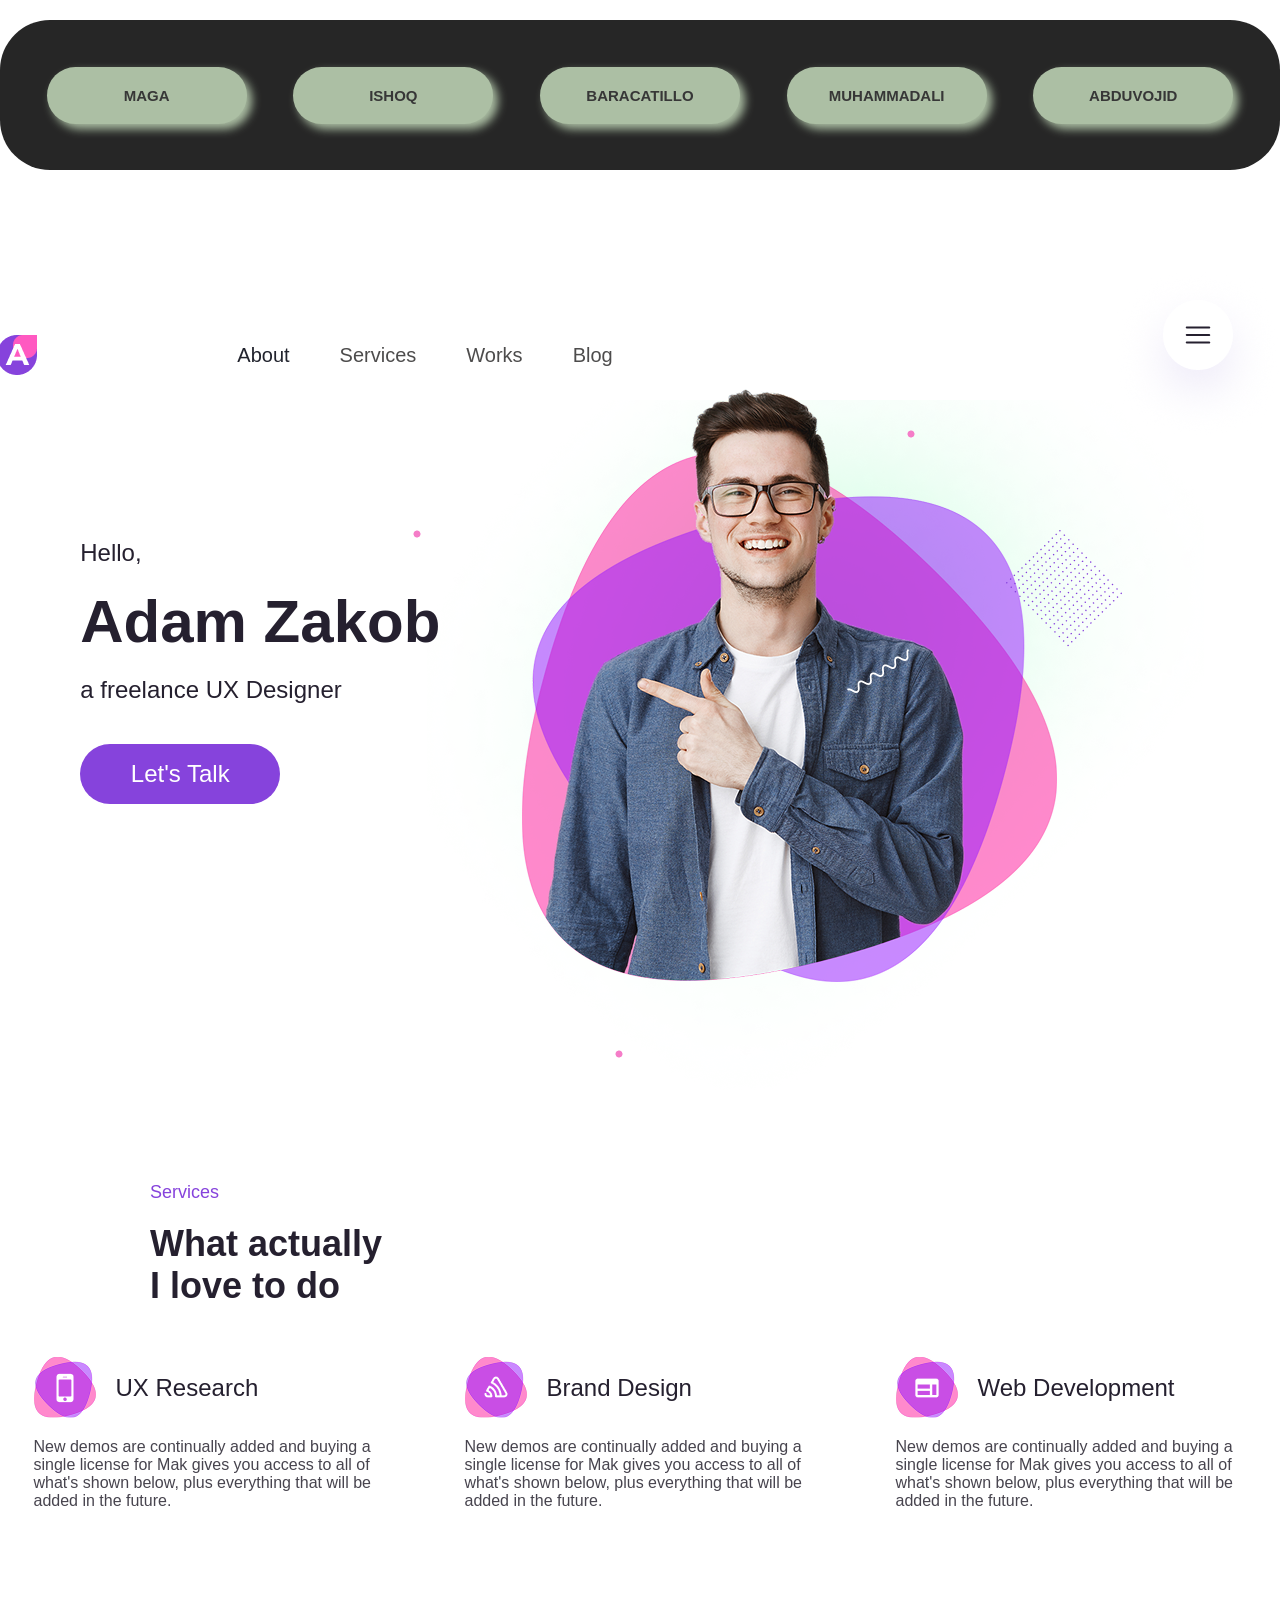
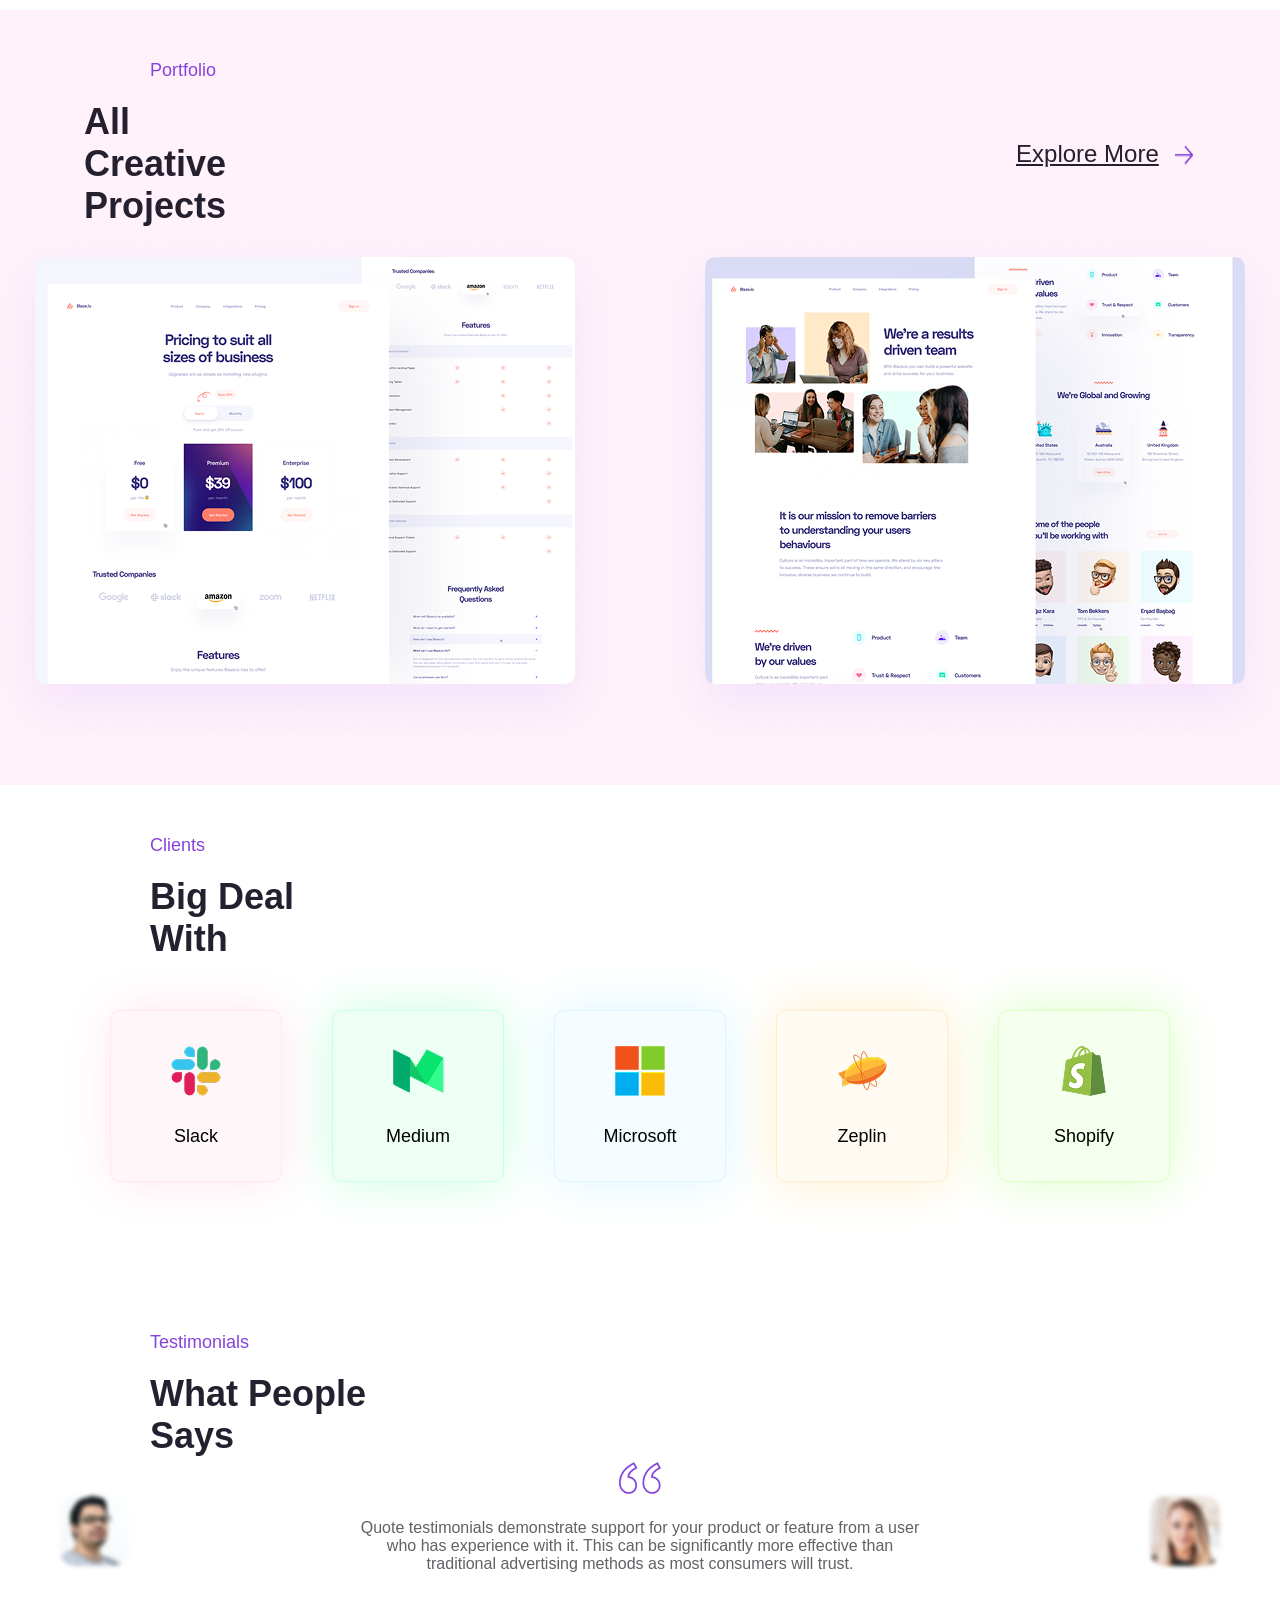
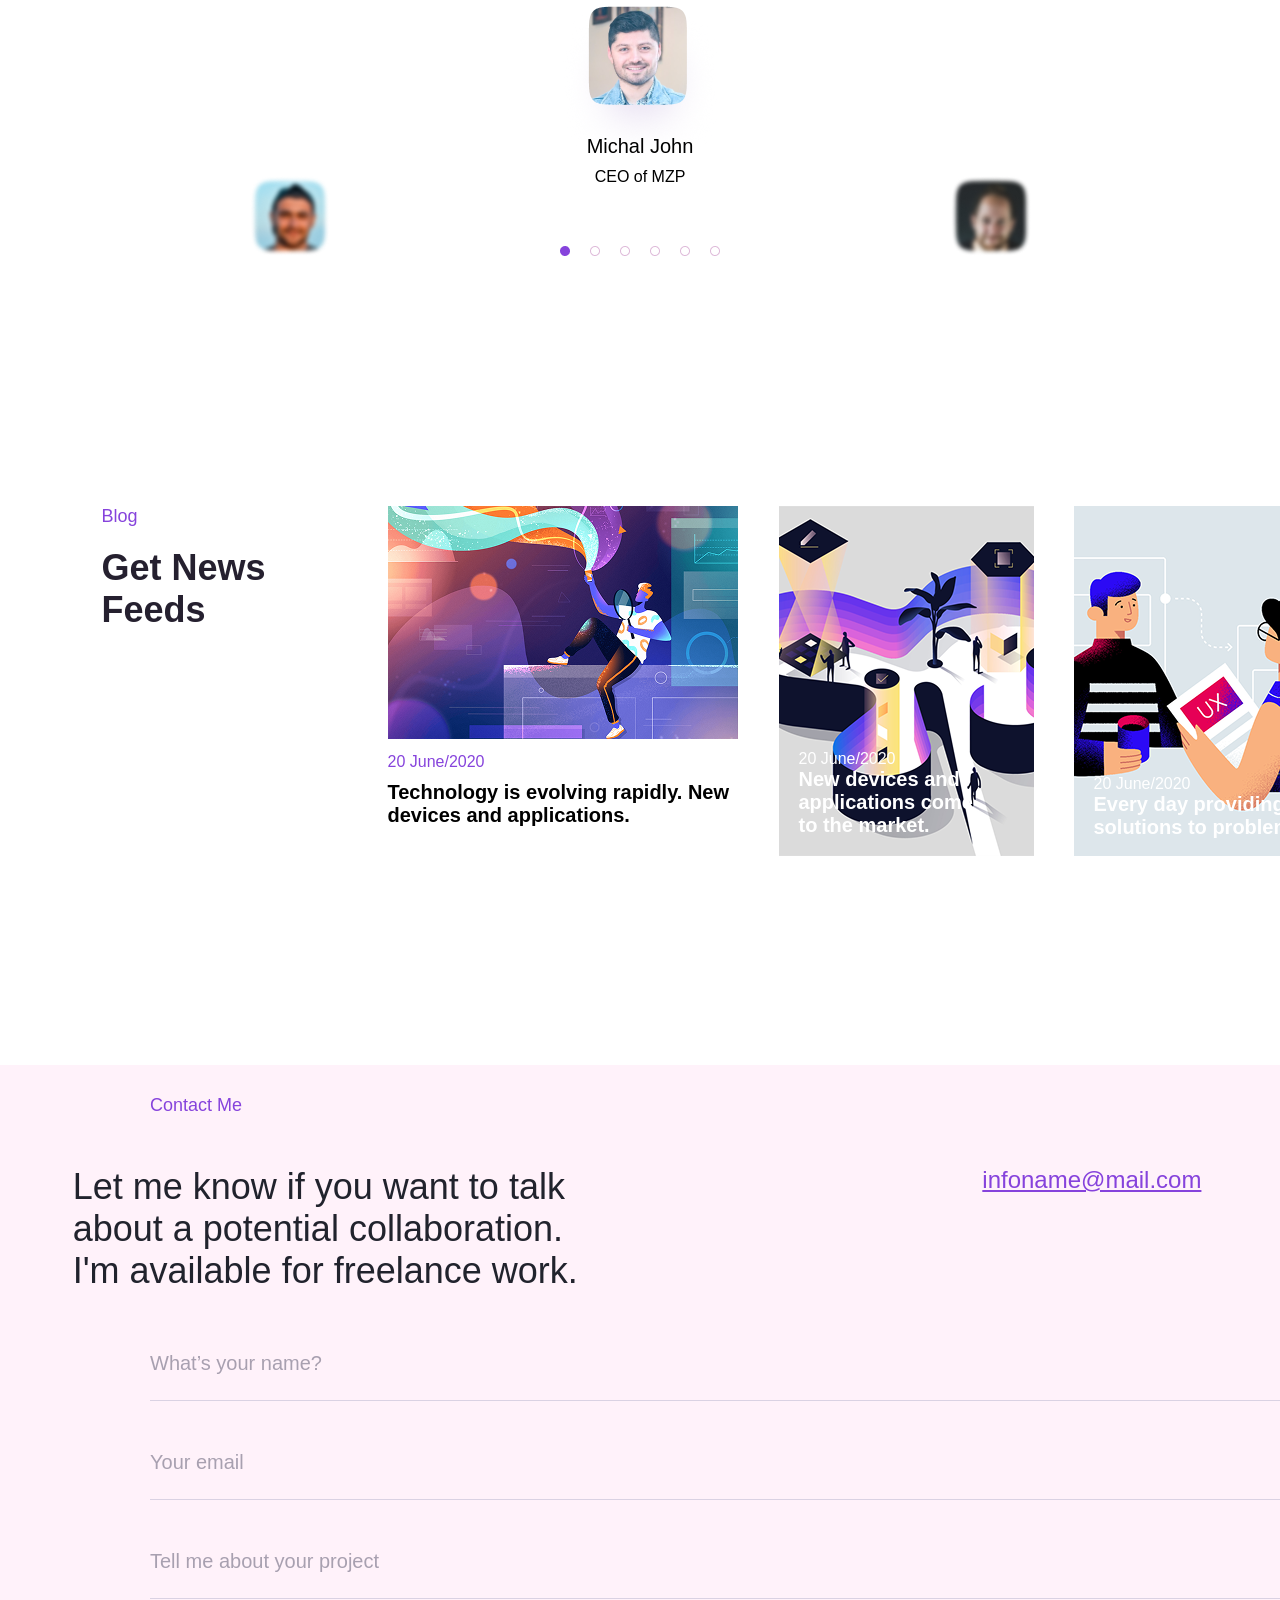
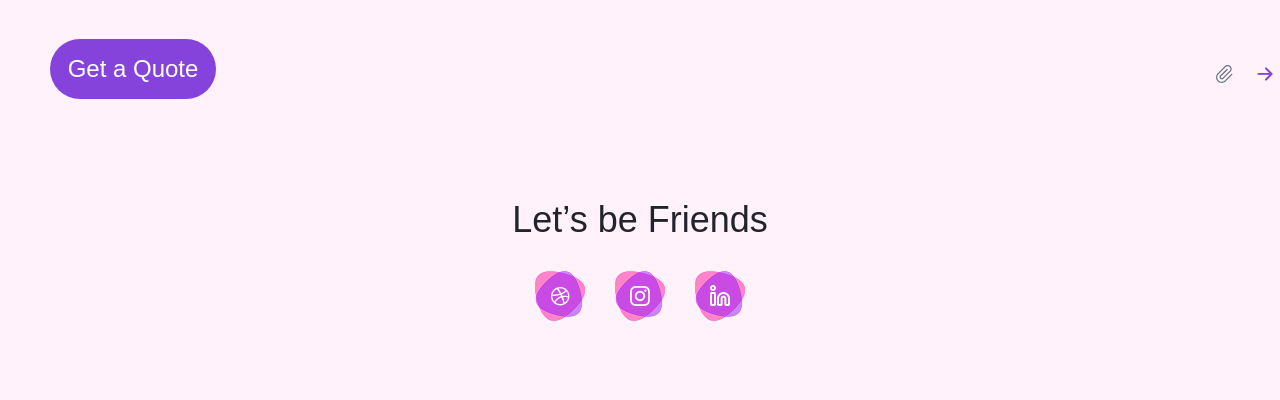
<file: index.html>
<!DOCTYPE html>
<html lang="en">
<head>
    <meta charset="UTF-8">
    <meta name="viewport" content="width=device-width, initial-scale=1.0">
    <title>EXAM 3</title>
    <link rel="stylesheet" href="./style.css">
</head>
<body>
    <div class="name">
    <div class="names">
      <a href="./index.html" class="link"><button class="bt">MAGA</button></a>
      <a href="./ishoq/ishoq.html" class="link"><button class="bt">ISHOQ</button></a>
      <a href="./barakatilo/barakat.html" class="link"><button class="bt">BARACATILLO</button></a>
      <a href="./muhamadali/ali.html" class="link"><button class="bt">MUHAMMADALI</button></a>
      <a href="./abduvojid/abdu.html" class="link"><button class="bt">ABDUVOJID</button></a>
    </div>
    </div>



    <div class="box1">
        <img src="./images/Group 31.png" alt="">
        <div class="div1box1">
            <p class="p11">About</p>
            <p class="p1">Services</p>
            <p class="p1">Works</p>
            <p class="p1">Blog</p>
        </div>
        <img src="./images/Menu.png" alt="">
    </div>


    <div class="box2">
        <div class="div1box2">
            <p class="p1box2">Hello,</p>
            <h1 class="h1box2">Adam Zakob</h1>
            <p class="p1box2">a freelance UX Designer</p>
            <button class="bt1">Let's Talk</button>
        </div>
        <img src="./images/user-image 1.png" alt="">
        <img src="./images/Group (5).png" alt="" class="mor1">
        <img src="./images/Group (5).png" alt="" class="mor2">
        <img src="./images/Group (5).png" alt="" class="mor3">
    </div>
    <img src="./images/Ellipse 16.png" alt="" class="el1">
    <img src="./images/Group (6).png" alt="" class="doira">
    <img src="./images/Group (6).png" alt="" class="doira2">
    <img src="./images/Group (6).png" alt="" class="doira3">
    <img src="./images/Group (7).png" alt="" class="nqt">



    <p class="po1">Services</p>
    <h1 class="ho1">What  actually I love to do</h1>


    <div class="box3">
        <div>
            <div class="poryad">
                <img src="./images/Group 3.png" alt="">
                <h1 class="h1box3">UX Research</h1>
            </div>
            <p class="p1box3">New demos are continually added and buying a single license for Mak gives you access to all of what's shown below, plus everything that will be added in the future.</p>
        </div>

        <div>
            <div class="poryad">
                <img src="./images/Group 3 (1).png" alt="">
                <h1 class="h1box3">Brand Design</h1>
            </div>
            <p class="p1box3">New demos are continually added and buying a single license for Mak gives you access to all of what's shown below, plus everything that will be added in the future.</p>
        </div>

        <div>
            <div class="poryad">
                <img src="./images/Group 3 (2).png" alt="">
                <h1 class="h1box3">Web Development</h1>
            </div>
            <p class="p1box3">New demos are continually added and buying a single license for Mak gives you access to all of what's shown below, plus everything that will be added in the future.</p>
        </div>
    </div>



    <div class="fon">
    <p class="po1">Portfolio</p>
    <div class="dd">
    <h1 class="ho1">All Creative Projects</h1>
    <div class="ddd">
    <h1 class="hh">Explore More</h1>
    <img src="./images/codicon_arrow-right.png" alt="">
    </div>
    </div>

    <div class="twoimg">
        <img src="./images/Rectangle 5.png" alt="">
        <img src="./images/Rectangle 6.png" alt="">
    </div>
    </div>


    <p class="po1">Clients</p>
    <h1 class="ho1 o">Big Deal With</h1>


    <div class="box4">
        <div class="d1">
            <img src="./images/5cb480cd5f1b6d3fbadece79 1.png" alt="">
            <p class="p41">Slack</p>
        </div>

        <div class="d2">
            <img src="./images/5841c47ba6515b1e0ad75aa3.png" alt="">
            <p class="p41">Medium</p>
        </div>

        <div class="d3">
            <img src="./images/28350-5-microsoft-logo-photos.png" alt="">
            <p class="p41">Microsoft</p>
        </div>

        <div class="d4">
            <img src="./images/256x256 1.png" alt="">
            <p class="p41">Zeplin</p>
        </div>

        <div class="d5">
            <img src="./images/58482ec0cef1014c0b5e4a70 1.png" alt="">
            <p class="p41">Shopify</p>
        </div>
    </div>



    <p class="po1">Testimonials</p>
    <h1 class="ho1">What People Says</h1>

    <div>
        <div class="dsh1">
            <img src="./images/Mask Group.png" alt="">
            <div class="dpeo1">
                <img src="./images/206058 1.png" alt="">
                <p class="peo">Quote testimonials demonstrate support for your product or feature from a user who has experience with it. This can be significantly more effective than traditional advertising methods as most consumers will trust.</p>
            </div>
            <img src="./images/Mask Group (1).png" alt="">
        </div>


        <div class="dsh2">
            <img src="./images/Mask Group (3).png" alt="">
            <div class="dpeo2">
                <img src="./images/Group 16.png" alt="">
                <p class="peo1">Michal John</p>
                <p class="peo2">CEO of MZP</p>
                <img src="./images/pager.png" alt="">
            </div>
            <img src="./images/Mask Group (2).png" alt="">
        </div>
    </div>



    <div class="box6">
        <div>
    <p class="po1">Blog</p>
    <h1 class="ho1">Get News Feeds</h1>
    </div>

    <div class="end1">
        <img src="./images/Rectangle 13.png" alt="">
        <p class="e1">20 June/2020</p>
        <p class="e2">Technology is evolving rapidly. New devices and applications.</p>
    </div>
    
    <div class="end2">
        <img src="./images/Rectangle 14.png" alt="">
        <div class="leave x1">
        <p class="e3">20 June/2020</p>
        <p class="e4">New devices and applications come to the market.</p>
        </div>
    </div>

    <div class="end3">
        <img src="./images/Rectangle 15.png" alt="">
        <div class="leave">
        <p class="e3">20 June/2020</p>
        <p class="e4 x">Every day providing solutions to problems.</p>
        </div>
    </div>
    </div>



    <div class="box7">
        <p class="po1">Contact Me</p>
        <div class="ed1">
            <h1 class="eh1">Let me know if you want to talk about a potential collaboration. I'm available for freelance work.</h1>
            <a href="" class="a1">infoname@mail.com</a>
        </div>

        
        <p class="end11">What’s your name?</p>
        <p class="end22">Your email</p>
        <p class="end33">Tell me about your project</p>


        <div class="w">
        <button class="bt1 f">Get a Quote</button>
        <img src="./images/Group 21.png" alt="">
        </div>



        <div class="end">
            <h1 class="hend">Let’s be Friends</h1>
            <div class="konets">
                <img src="./images/Group 25.png" alt="">
                <img src="./images/Group 24.png" alt="">
                <img src="./images/Group 23.png" alt="">
            </div>
        </div>
    </div>
</body>
</html>
</file>
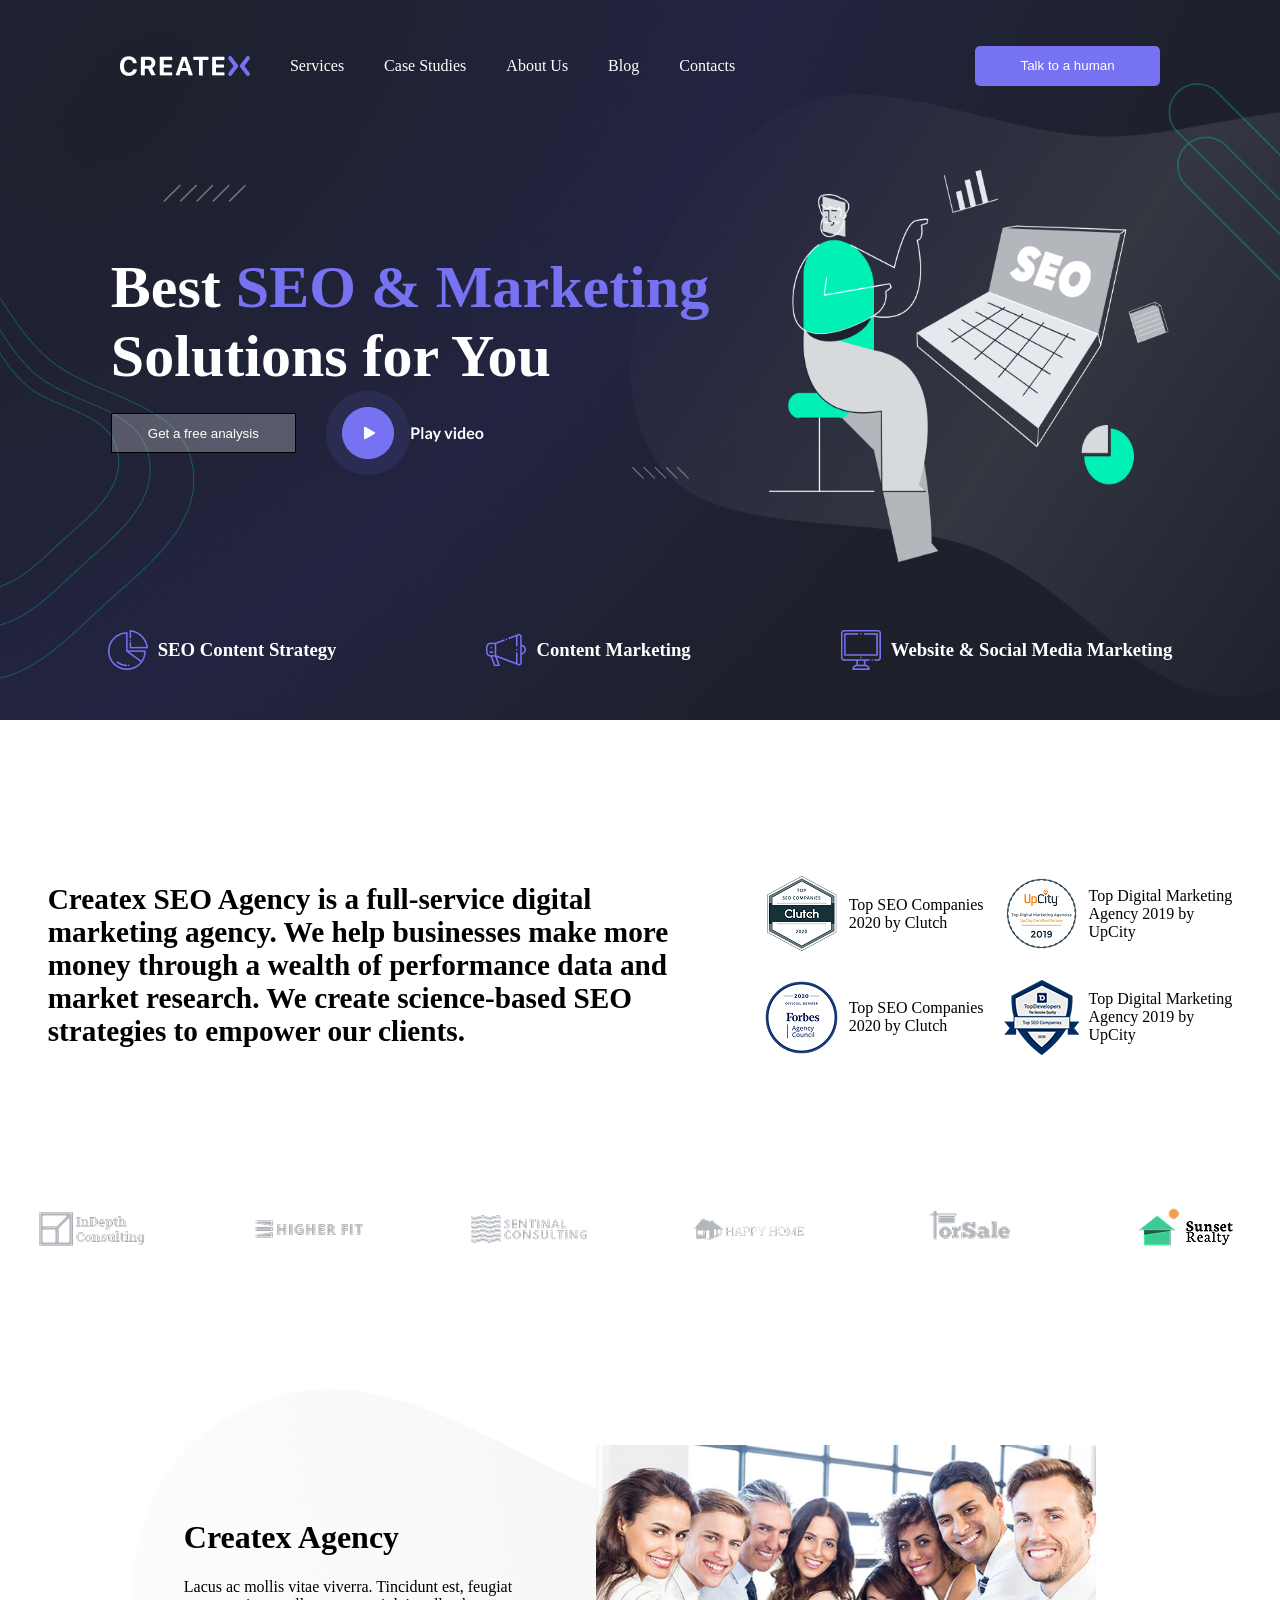
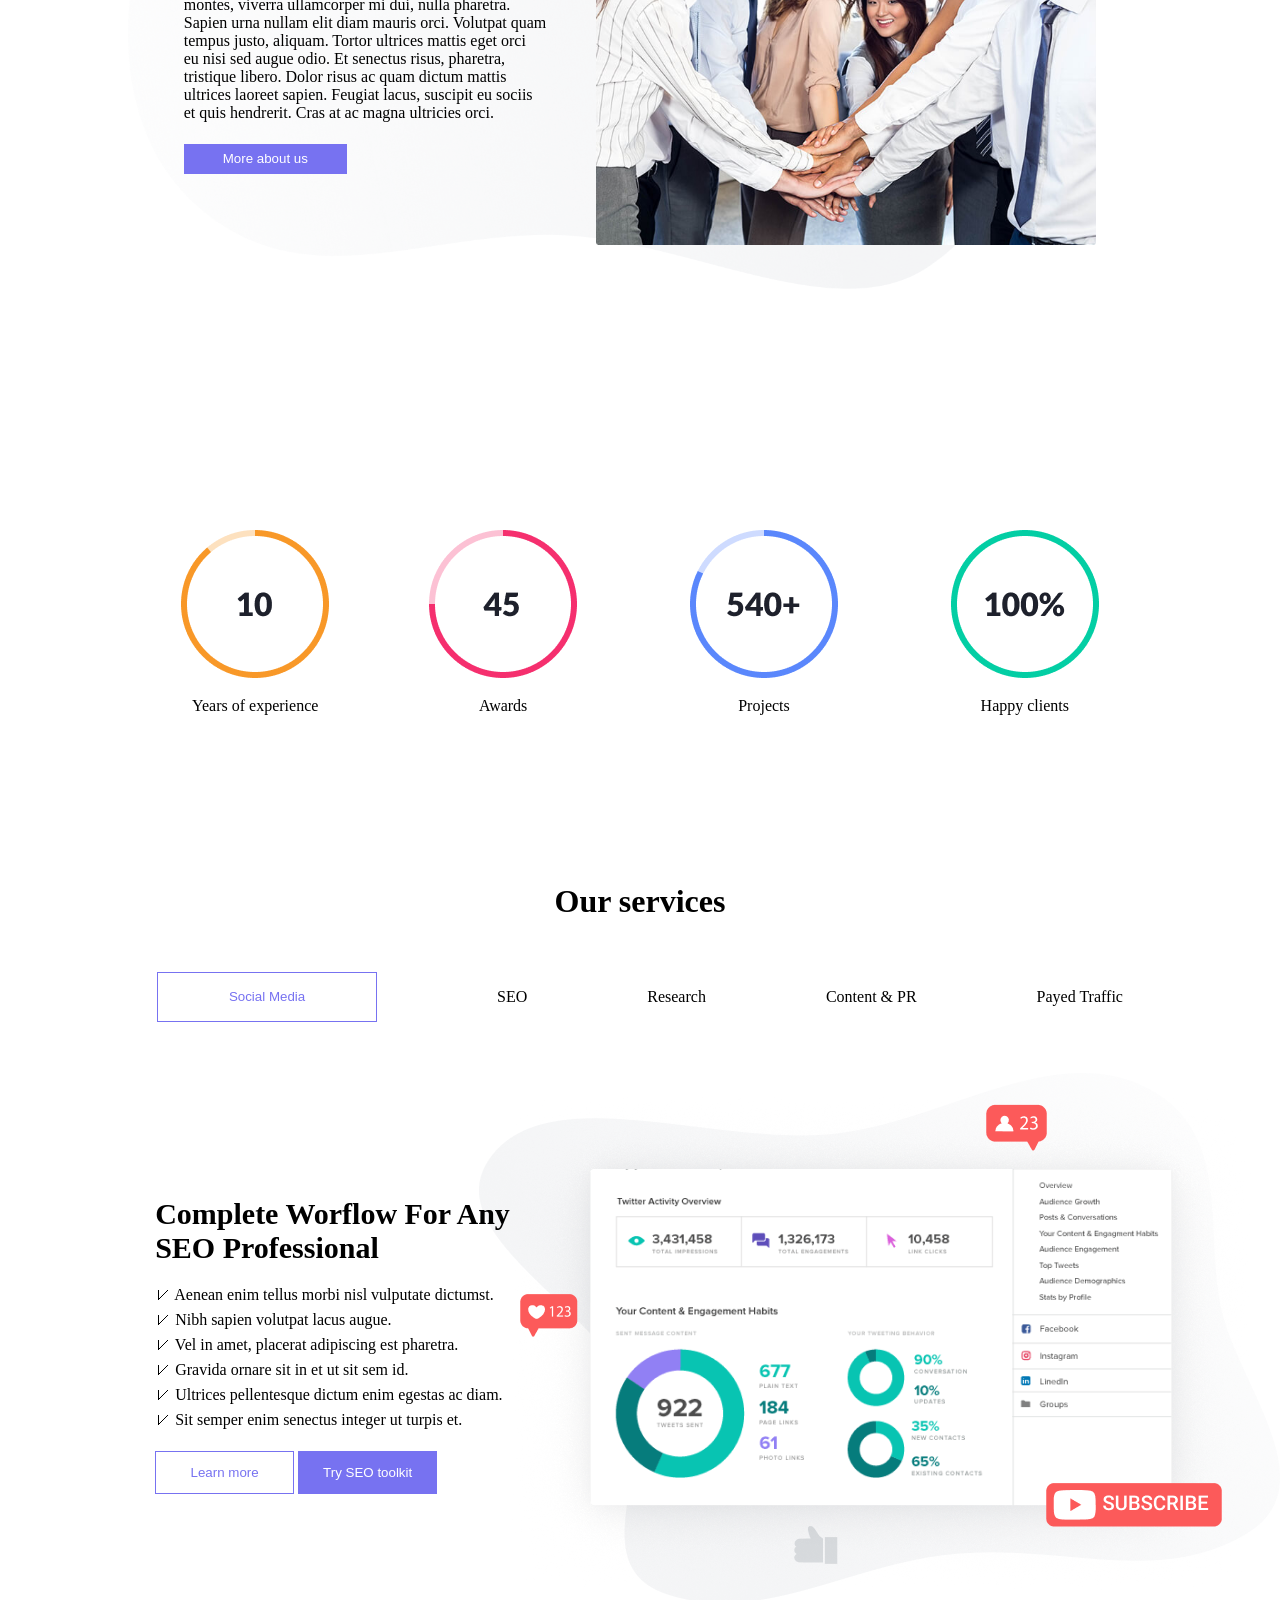
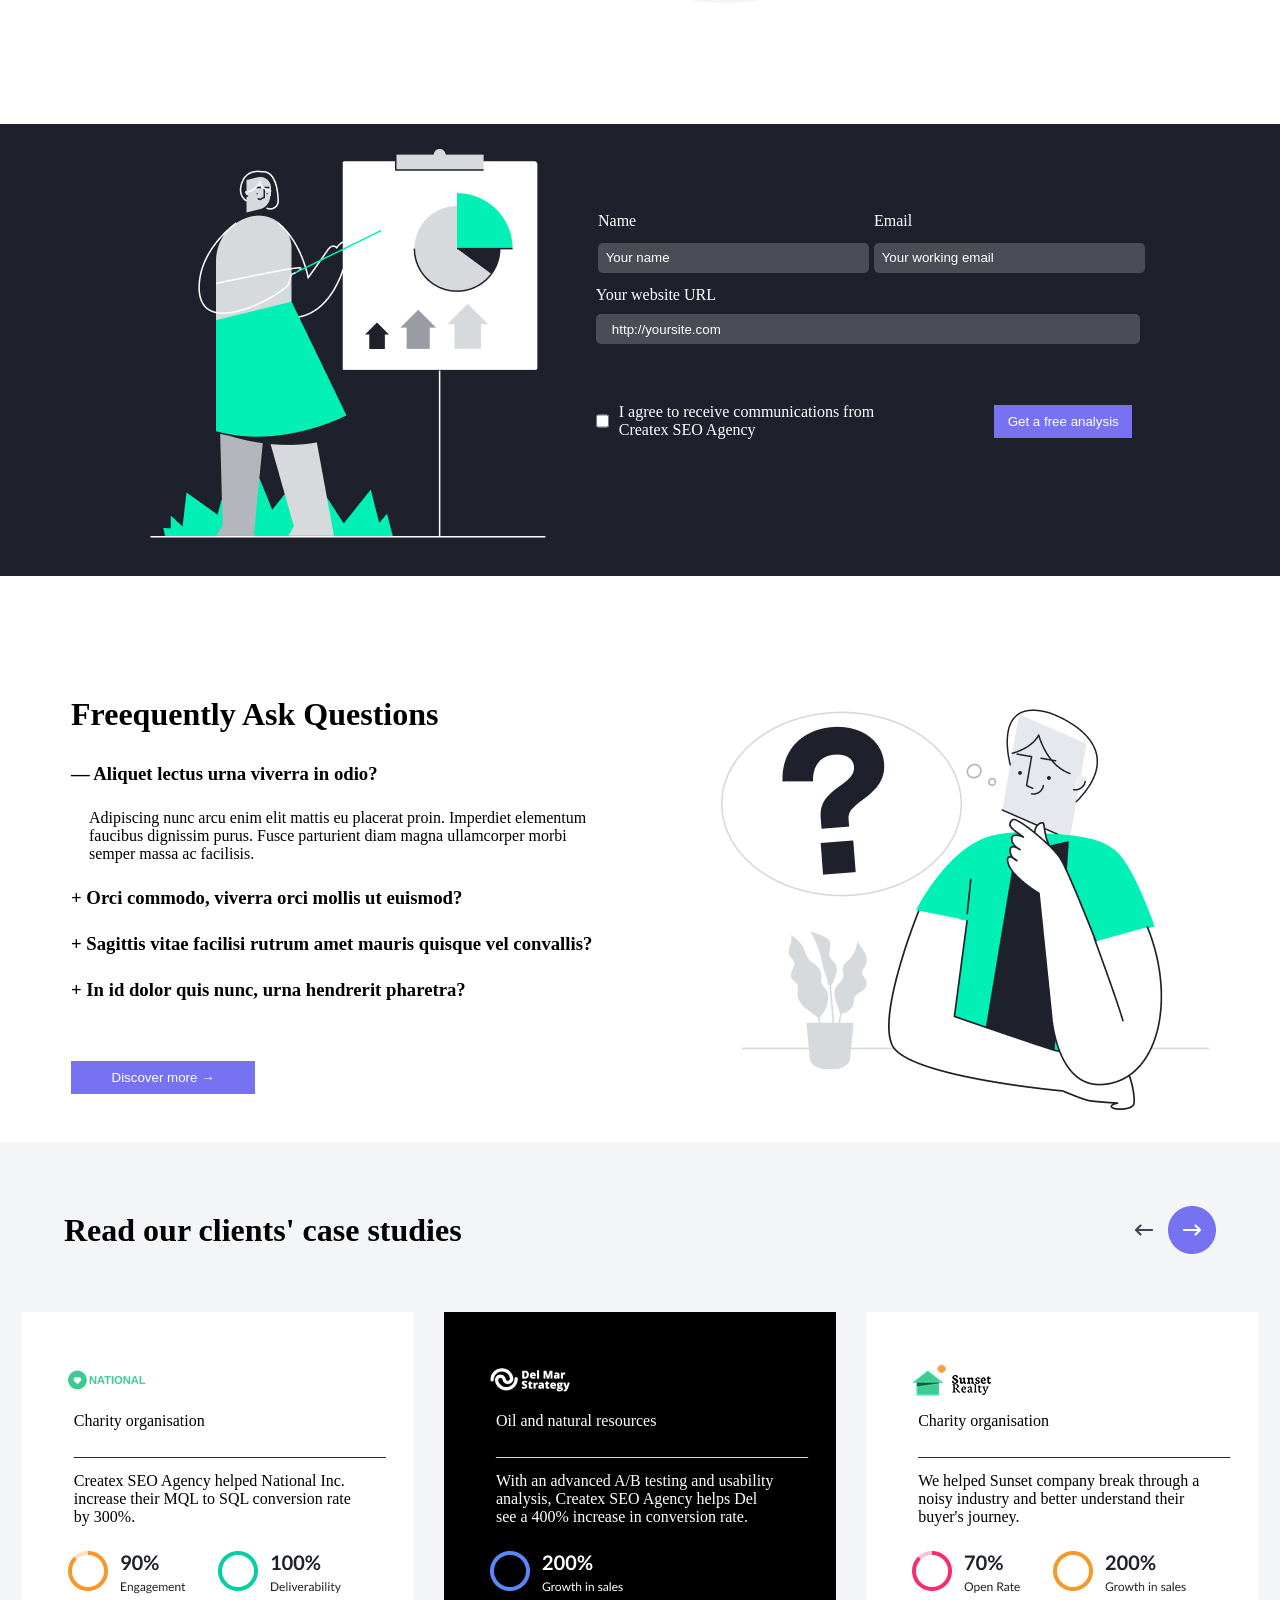
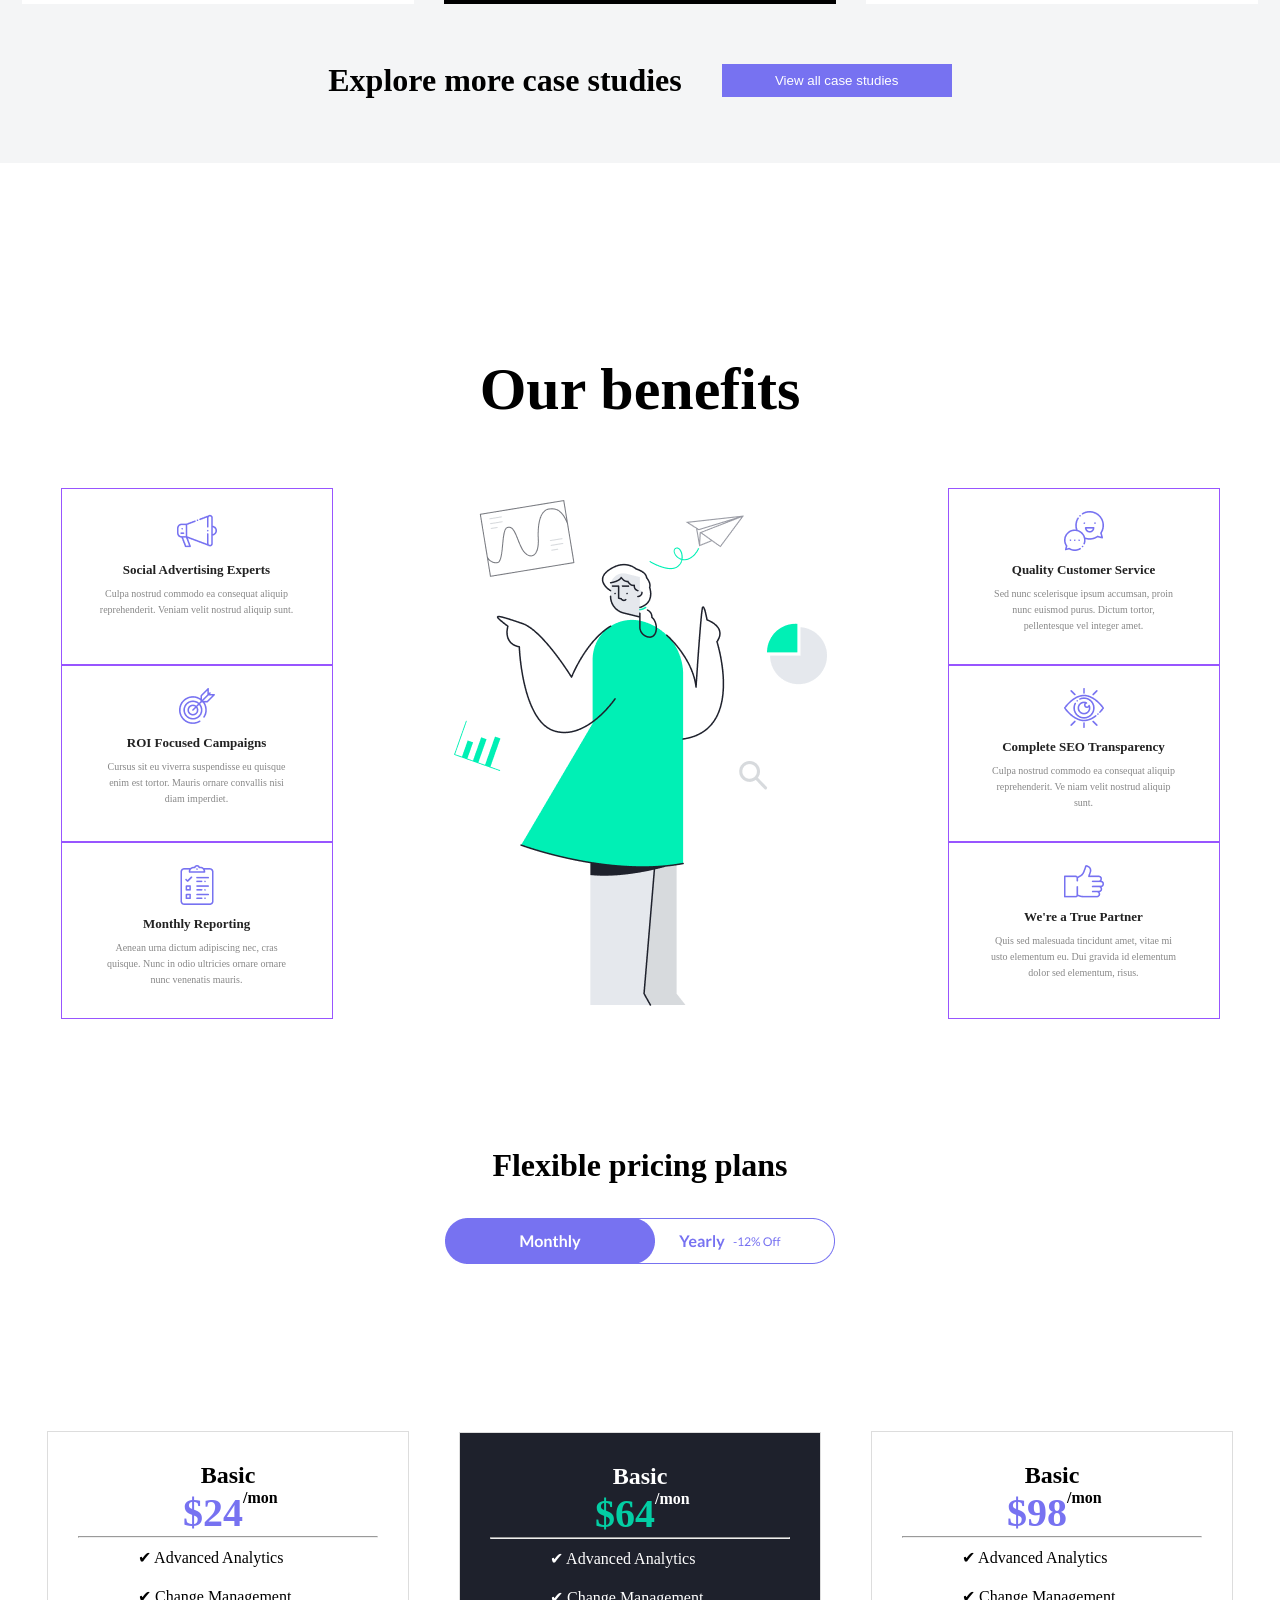
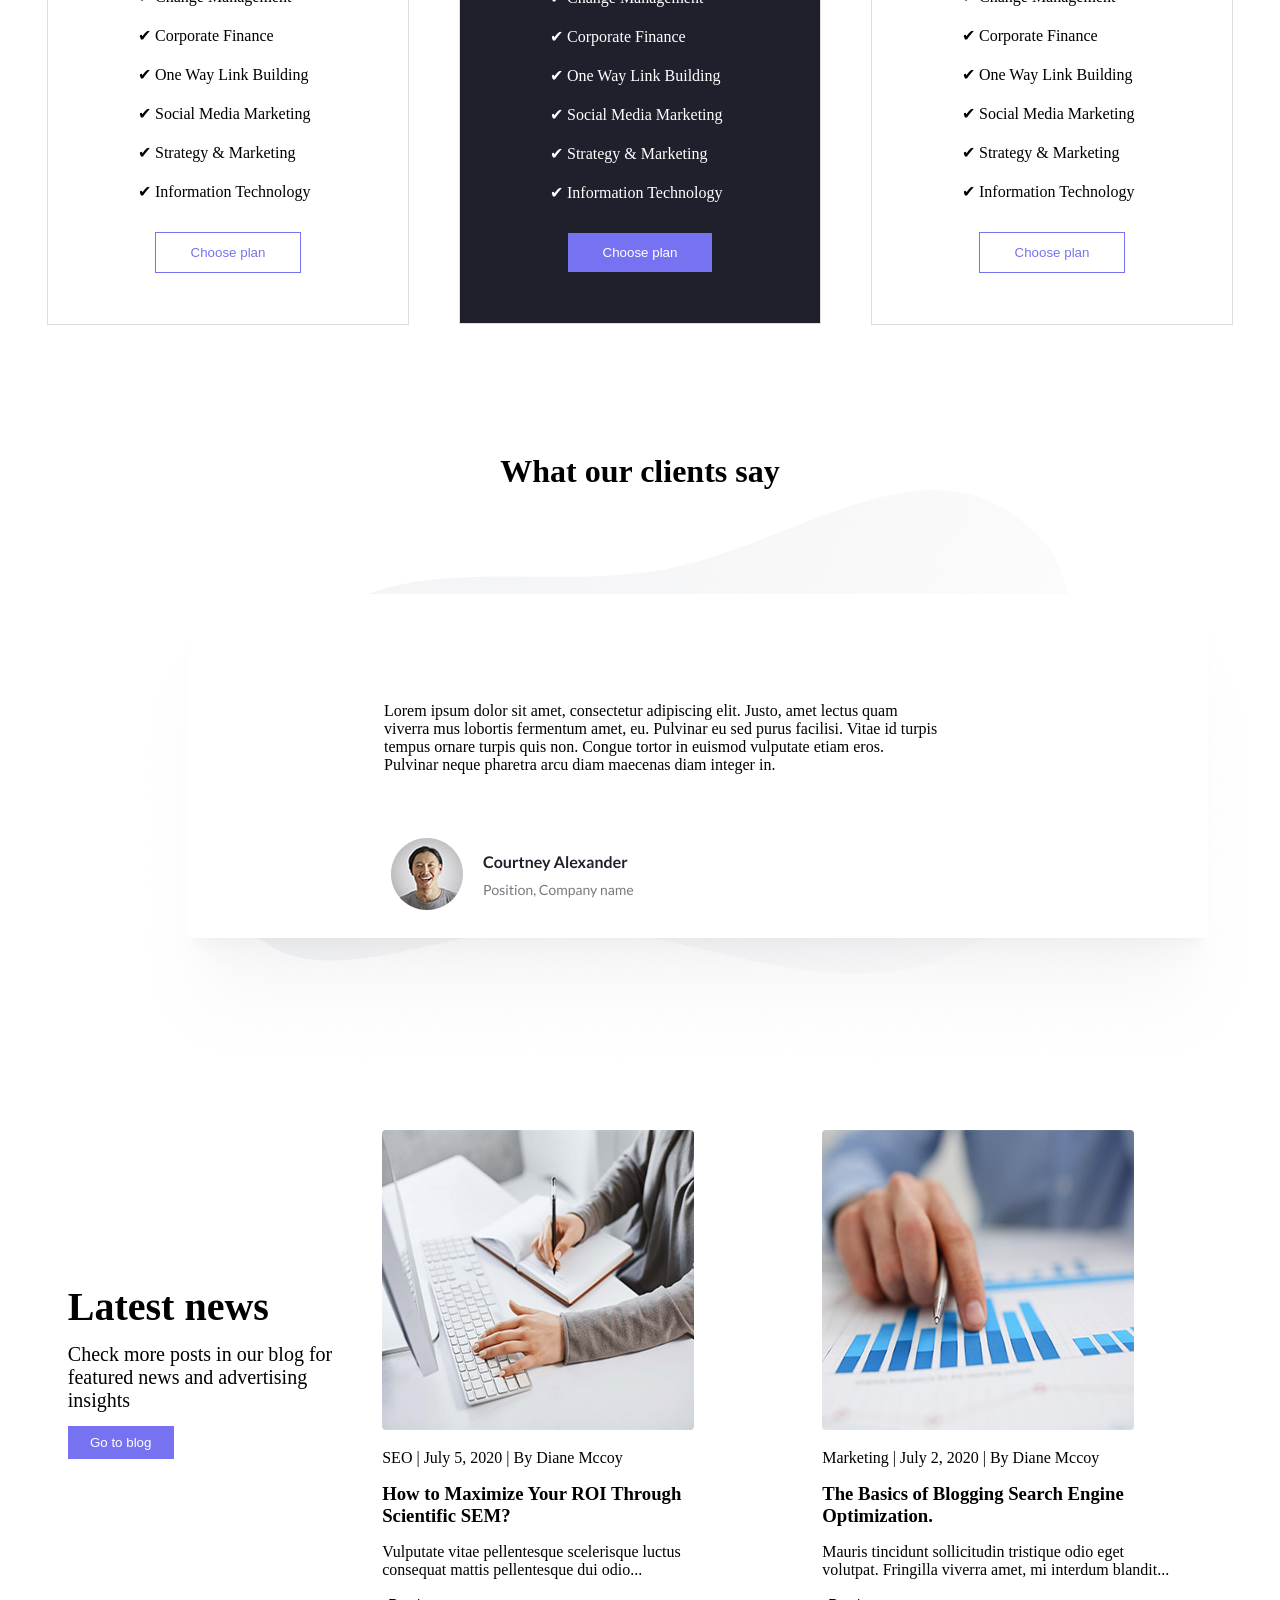
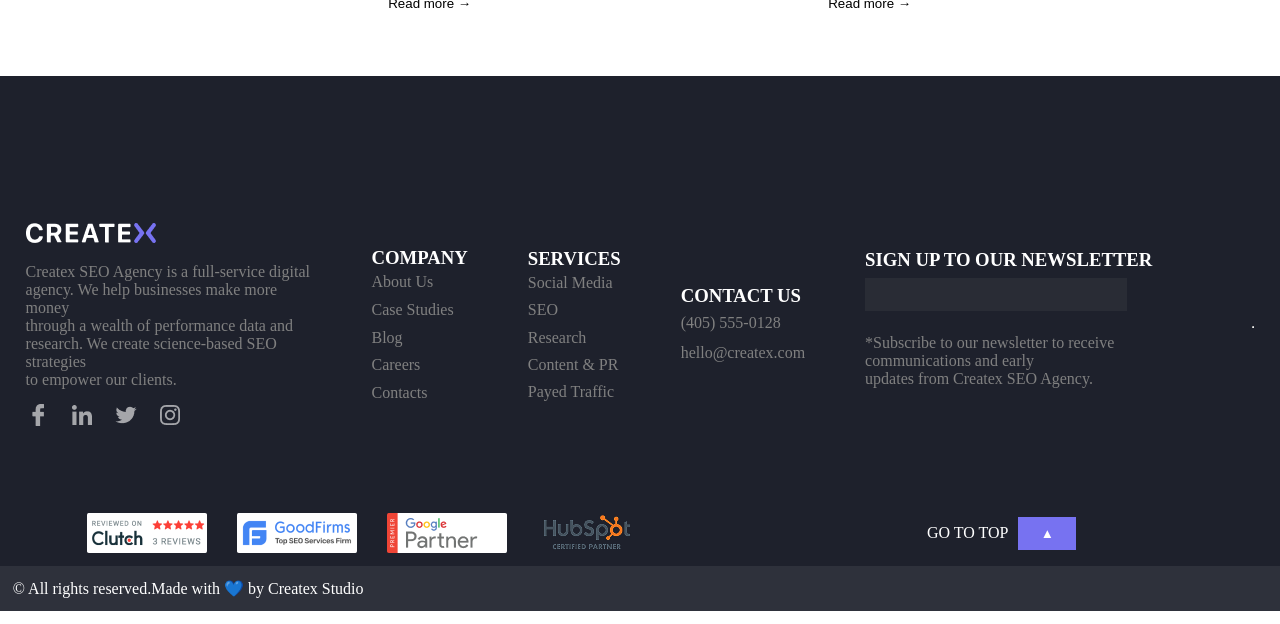
<file: abduvojid/abdu.html>
<!DOCTYPE html>
<html lang="en">
<head>
    <meta charset="UTF-8">
    <meta name="viewport" content="width=device-width, initial-scale=1.0">
    <title>EXAM 3</title>
    <link rel="stylesheet" href="./abdu.css">
</head>
<body>

    <img style="width: 100%; margin: 0;" src="./img/background (2).png" alt="">

    <div class="box1">

        <div class="bx1">
            <img src="./img/logo (1).png" alt="">
            <p>Services</p>
            <p>Case Studies</p>
            <p>About Us</p>
            <p>Blog</p>
            <p>Contacts</p>
        </div>

        <div class="bx3">
            <button>Talk to a human</button>
        </div>

    </div>

    <div class="box2">
        <div class="bx4">
            <h1>Best <span>SEO & Marketing</span> <br>
                Solutions for You
            </h1>
            <div class="bx5">
                <button>Get a free analysis</button>
                <img src="./img/play-video.png" alt="">
            </div>
        </div>
        
        <div class="bx6">
            <img src="./img/illustration.png" alt="">
        </div>
    </div>

    <div class="bx7">
        <div class="bx8">
            <img src="./img/ic-chart.png" alt="">
            <h3>SEO Content Strategy</h3>
        </div>
        <div class="bx8">
            <img src="./img/ic-speaker.png" alt="">
            <h3>Content Marketing</h3>
        </div>
        <div class="bx8">
            <img src="./img/ic-computer.png" alt="">
            <h3>Website & Social Media Marketing</h3>
        </div>
    </div>

    <div class="box3">
        <div class="bx9">
            <h3>Createx SEO Agency is a full-service digital <br>
                marketing agency. We help businesses make more <br>
                money through a wealth of performance data and <br>
                market research. We create science-based SEO <br>
                strategies to empower our clients.
            </h3>
        </div>
        <div class="bx10">
            <div class="BOX22">
                <div class="bx11">
                <img src="./img/image (13).png" alt="">
                <p>Top SEO Companies <br>
                    2020 by Clutch
                </p>
            </div>
            <div class="bx11">
                <img src="./img/image (14).png" alt="">
                <p>Top Digital Marketing <br>
                    Agency 2019 by <br>
                    UpCity
                </p>
            </div>
            </div>

            <div class="BOX22">
            <div class="bx11">
                <img src="./img/image (19).png" alt="">
                <p>Top SEO Companies <br>
                    2020 by Clutch
                </p>
            </div>
            <div class="bx11">
                <img src="./img/image (20).png" alt="">
                <p>Top Digital Marketing <br>
                    Agency 2019 by <br>
                    UpCity
                </p>
            </div>

            </div>
            
        </div>
    </div>

    <div class="box4">
        <img src="./img/InDepth Consulting Logo - Untitled Page.png" alt="">
        <img src="./img/Higher Fit Logo - Untitled Page.png" alt="">
        <img src="./img/Sentinal Consulting Logo.png" alt="">
        <img src="./img/Happy Home Logo.png" alt="">
        <img src="./img/For Sale Logo.png" alt="">
        <img src="./img/Sunset Realty Logo.png" alt="">
    </div>

    <img class="bx12" src="./img/shape (1).png" alt="">

    <div class="box5">
        <div class="bx13">
            <h1>Createx Agency </h1>
            <p>Lacus ac mollis vitae viverra. Tincidunt est, feugiat <br>
                montes, viverra ullamcorper mi dui, nulla pharetra. <br>
                Sapien urna nullam elit diam mauris orci. Volutpat quam <br>
                tempus justo, aliquam. Tortor ultrices mattis eget orci <br>
                eu nisi sed augue odio. Et senectus risus, pharetra, <br>
                tristique libero. Dolor risus ac quam dictum mattis <br>
                ultrices laoreet sapien. Feugiat lacus, suscipit eu sociis <br>
                et quis hendrerit. Cras at ac magna ultricies orci.
            </p>
            <button>More about us</button>
        </div>
        <div class="bx14">
            <img src="./img/image (21).png" alt="">
        </div>
    </div>

    <div class="box6">
        <div class="bx15">
            <img src="./img/circle-progress.png" alt="">
            <p>Years of experience</p>
        </div>
        <div class="bx16">
            <img src="./img/circle-progress (1).png" alt="">
            <p>Awards</p>
        </div>
        <div class="bx17" style="background-color: white;">
            <img src="./img/circle-progress (2).png" alt="">
            <p style="color: black;">Projects</p>
        </div>
        <div class="bx18">
            <img src="./img/circle-progress (3).png" alt="">
             <p>Happy clients</p>

        </div>
    </div>

    <div class="box7">
        <div class="bx19">
            <h1>Our services</h1>
        </div>
        <div class="bx20">
            <button>Social Media</button>
            <p>SEO</p>
            <p>Research</p>
            <p>Content & PR</p>
            <p>Payed Traffic</p>
        </div>
        <div class="bx21">
            <img src="./img/bg-shape.png" alt="">
        </div>

        <div class="box">
            <div class="bx22">
                <h3>Complete Worflow For Any <br>
                    SEO Professional
                </h3>
                <p>⩗ Aenean enim tellus morbi nisl vulputate dictumst.</p>
                <p>⩗ Nibh sapien volutpat lacus augue.</p>
                <p>⩗ Vel in amet, placerat adipiscing est pharetra.</p>
                <p>⩗ Gravida ornare sit in et ut sit sem id.</p>
                <p>⩗ Ultrices pellentesque dictum enim egestas ac diam.</p>
                <p>⩗ Sit semper enim senectus integer ut turpis et.</p>

                <button  class="but">Learn more</button>  <button class="but1">Try SEO toolkit</button>
            </div>
            <div class="bx23">
                <img src="./img/illustration (1).png" alt="">
            </div>
        </div>
    </div>

    <div class="box8">
        <div class="bx24">
            <img src="./img/illustration (2).png" alt="">
        </div>
        <div class="bx25">
            <div class="bx26">
                <div>
                    <label for="">Name</label> <br>
                    <input type="text" placeholder="Your name">
                </div>
                <div>
                    <label for="">Email</label> <br>
                    <input type="text" placeholder="Your working email">
                </div>
            </div>
            <div class="bx27">
                <label for="">Your website URL</label> <br>
                <input type="text" placeholder="http://yoursite.com">
            </div>
            <div class="bx28">
                <div style="display: flex; gap: 10px;">
                    <input type="checkbox">
                    <p>I agree to receive communications from <br>
                    Createx SEO Agency
                    </p>
                </div>
                <div>
                    <button>Get a free analysis</button>
                </div>
            </div>
        </div>
    </div>

    <div class="box9">
        <div class="bx29">
            <h1>Freequently Ask Questions</h1>
            <h3>—  Aliquet lectus urna viverra in odio?</h3>
            <p>Adipiscing nunc arcu enim elit mattis eu placerat proin. Imperdiet elementum <br>
                faucibus dignissim purus. Fusce parturient diam magna ullamcorper morbi <br>
                semper massa ac facilisis.
            </p>
            <h3>+  Orci commodo, viverra orci mollis ut euismod?</h3>
            <h3>+  Sagittis vitae facilisi rutrum amet mauris quisque vel convallis?</h3>
            <h3>+  In id dolor quis nunc, urna hendrerit pharetra?</h3>
            <button>Discover more →</button>
        </div>
        <div class="bx30">
            <img src="./img/illustration (3).png" alt="">
        </div>
    </div>

    <div class="box10">
        <div class="bx31">
            <h1>Read our clients' case studies</h1>
            <img src="./img/hover.png" alt="">
        </div>

        <div class="bx32">
            <div class="bx33">
                <img src="./img/client-logo (1).png" alt="">
                <p>Charity organisation</p>
                <p>_______________________________________</p>
                <p>Createx SEO Agency helped National Inc. <br>
                    increase their MQL to SQL conversion rate <br>
                    by 300%.
                </p>
                <div class="bx34">
                    <img src="./img/features (1).png" alt="">
                </div>
            </div>

            <div class="bx33" style="background: black; color: white;">
                <img src="./img/client-logo.png" alt="">
                <p>Oil and natural resources</p>
                <p>_______________________________________</p>
                <p>With an advanced A/B testing and usability <br>
                    analysis, Createx SEO Agency helps Del  <br>
                    see a 400% increase in conversion rate.
                </p>
                <div class="bx34" >
                    <img src="./img/feature.png" alt="">
                </div>
            </div>

            <div class="bx33">
                <img src="./img/image (22).png" alt="">
                <p>Charity organisation</p>
                <p>_______________________________________</p>
                <p>We helped Sunset company break through a <br>
                    noisy industry and better understand their <br>
                    buyer's journey.
                </p>
                <div class="bx34">
                    <img src="./img/features (2).png" alt="">
                </div>
            </div>
        </div>
        <div class="bx35">
            <h1>Explore more case studies</h1> <button>View all case studies</button>
        </div>
    </div>

    <div class="box11">
        <div class="bx36">
            <h1>Our benefits</h1>
        </div>
        <div class="BOX11">
            <div class="BOX">
            <div class="box99">
                <img src="./img/ic-speaker.png" alt="">
                
                <h3>Social Advertising Experts</h3>
                <p>
                   Culpa nostrud commodo ea consequat aliquip
                   reprehenderit. Veniam velit nostrud aliquip sunt.
                </p>
            </div>
            

            <div class="box99">
                <img src="./img/Vector.png" alt="">
                <h3>
                    ROI Focused Campaigns
                </h3>
                <p>Cursus sit eu viverra suspendisse eu quisque <br>
                    enim est tortor. Mauris ornare convallis nisi <br>
                    diam imperdiet. 
                </p>
            </div>

            <div class="box99">

                <img src="./img/ic-checklist.png" alt="">
                <h3>Monthly Reporting</h3>
                <p>Aenean urna dictum adipiscing nec, cras <br>
                    quisque. Nunc in odio ultricies ornare ornare <br>
                    nunc venenatis mauris. 
                </p>
            </div>
        </div>

        <div class="BOX">
            
            <img src="./img/illustration (4).png" alt="">       
        </div>

        <div class="BOX">
            <div class="box99">
                <img src="./img/ic-chat.png" alt="">
                
                <h3>Quality Customer Service</h3>
                <p>Sed nunc scelerisque ipsum accumsan, proin <br>
                    nunc euismod purus. Dictum tortor, <br>
                    pellentesque vel integer amet. 
                </p>
            </div>

            <div class="box99">
                <img src="./img/ic-view.png" alt="">
                <h3>Complete SEO Transparency</h3>
                <p>Culpa nostrud commodo ea consequat aliquip <br>
                    reprehenderit. Ve niam velit nostrud aliquip <br>
                    sunt.</p>
            </div>

            <div class="box99">

                <img src="./img/Group.png" alt="">
                <h3>We're a True Partner</h3>
                <p>Quis sed malesuada tincidunt amet, vitae mi <br>
                    usto elementum eu. Dui gravida id elementum <br>
                    dolor sed elementum, risus. 
                </p>
            </div>
        </div>
        </div>
    </div>

    <div class="box12">
        <div class="bx37">
            <h1>Flexible pricing plans</h1>
            <img src="./img/left.png" alt="">
        </div>

        <div class="bx38">
            <div class="bx39">
                <h2>Basic</h2>
                <div style="display: flex; text-align: center; margin-left: 35%;">
                    <h1>$24</h1>
                    <h4>/mon</h4>
                </div>
                <hr>

                <p>✔ Advanced Analytics</p>
                <p>✔ Change Management</p>
                <p>✔ Corporate Finance</p>
                <p>✔ One Way Link Building</p>
                <p>✔ Social Media Marketing</p>
                <p>✔ Strategy & Marketing</p>
                <p>✔ Information Technology</p>

               <button>Choose plan</button>
               </div>

               <div class="bx40">
                <h2>Basic</h2>
                <div style="display: flex; text-align: center; margin-left: 35%;">
                    <h1>$64</h1>
                    <h4>/mon</h4>
                </div>
                <hr style="background-color: white;">

                <p>✔ Advanced Analytics</p>
                <p>✔ Change Management</p>
                <p>✔ Corporate Finance</p>
                <p>✔ One Way Link Building</p>
                <p>✔ Social Media Marketing</p>
                <p>✔ Strategy & Marketing</p>
                <p>✔ Information Technology</p>

               <button>Choose plan</button>
               </div>

               <div class="bx39">
                <h2>Basic</h2>
                <div style="display: flex; text-align: center; margin-left: 35%;">
                    <h1>$98</h1>
                    <h4>/mon</h4>
                </div>
                <hr>

                <p>✔ Advanced Analytics</p>
                <p>✔ Change Management</p>
                <p>✔ Corporate Finance</p>
                <p>✔ One Way Link Building</p>
                <p>✔ Social Media Marketing</p>
                <p>✔ Strategy & Marketing</p>
                <p>✔ Information Technology</p>

               <button>Choose plan</button>
               </div>
        </div>
        </div>

        
        </div>

        
    </div>

    <div class="box13">
        <div class="bx41">
            <h1>What our clients say</h1>
        </div>
        <div class="bx42">
            <img src="./img/Vector (6).png" alt="">
        </div>
        <div class="bx43">
            <img src="./img/background (3).png" alt="">
        </div>
        <div class="bx44">
            <p>Lorem ipsum dolor sit amet, consectetur adipiscing elit. Justo, amet lectus quam <br>
                viverra mus lobortis fermentum amet, eu. Pulvinar eu sed purus facilisi. Vitae id turpis <br>
                tempus ornare turpis quis non. Congue tortor in euismod vulputate etiam eros. <br>
                Pulvinar neque pharetra arcu diam maecenas diam integer in.
            </p>
            <img src="./img/user-profile.png" alt="">
        </div>
    </div>

    <div class="box14">
        <div class="bx45">
            <h1>Latest news</h1>
            <p>Check more posts in our blog for <br>
                featured news and advertising <br>
                insights
            </p>
            <button>Go to blog</button>
        </div>
        <div class="bx46">
            <img src="./img/pic.png" alt="">
            <p>SEO | July 5, 2020 | By Diane Mccoy</p>
            <h3>How to Maximize Your ROI Through <br>
                Scientific SEM?
            </h3>
            <p>Vulputate vitae pellentesque scelerisque luctus <br>
                consequat mattis pellentesque dui odio...
            </p>
            <button>Read more →</button>
        </div>

        <div class="bx46">
            <img src="./img/pic (1).png" alt="">
            <p>Marketing | July 2, 2020 | By Diane Mccoy</p>
            <h3>The Basics of Blogging Search Engine <br>
                Optimization.
            </h3>
            <p>Mauris tincidunt sollicitudin tristique odio eget <br>
                volutpat. Fringilla viverra amet, mi interdum blandit...
            </p>
            <button>Read more →</button>
        </div>

    </div>

    <div class="box15">
        <div class="bx47">
            <img src="./img/logo.png" alt="">
            <p>Createx SEO Agency is a full-service digital  <br>
                agency. We help businesses make more money <br>
                through a wealth of performance data and  <br>
                research. We create science-based SEO strategies <br>
                to empower our clients.</p>
                <img src="./img/socials.png" alt="">
        </div>
        <div class="bx48">
            <h3>COMPANY</h3>
            <p>About Us</p>
            <p>Case Studies</p>
            <p>Blog</p>
            <p>Careers</p>
            <p>Contacts</p>
        </div>
        <div class="bx49">
            <h3>SERVICES</h3>
            <p>Social Media</p>
            <p>SEO</p>
            <p>Research</p>
            <p>Content & PR</p>
            <p>Payed Traffic</p>
        </div>
        <div class="bx50">
            <h3>CONTACT US</h3>
            <p>(405) 555-0128</p>
            <p>hello@createx.com</p>
        </div>
        <div class="bx51">
            <h3>SIGN UP TO OUR NEWSLETTER</h3>
            <button>          </button>
            <p>*Subscribe to our newsletter to receive communications and early <br>
                updates from Createx SEO Agency.
            </p>
        </div>
        <hr style="color: white;">
    </div>
    <div class="box16">
        <div class="bx52">
            <img src="./img/award.png" alt="">
            <img src="./img/award (2).png" alt="">
            <img src="./img/award (3).png" alt="">
            <img src="./img/image (23).png" alt="">
        </div>
        <div class="bx53">
            <p>GO TO TOP</p> <button>▲</button>
        </div>
    </div>

    <div class="bx17">
        <p>© All rights reserved.Made with 💙 by Createx Studio </p>
    </div>
</body>
</html>
</file>
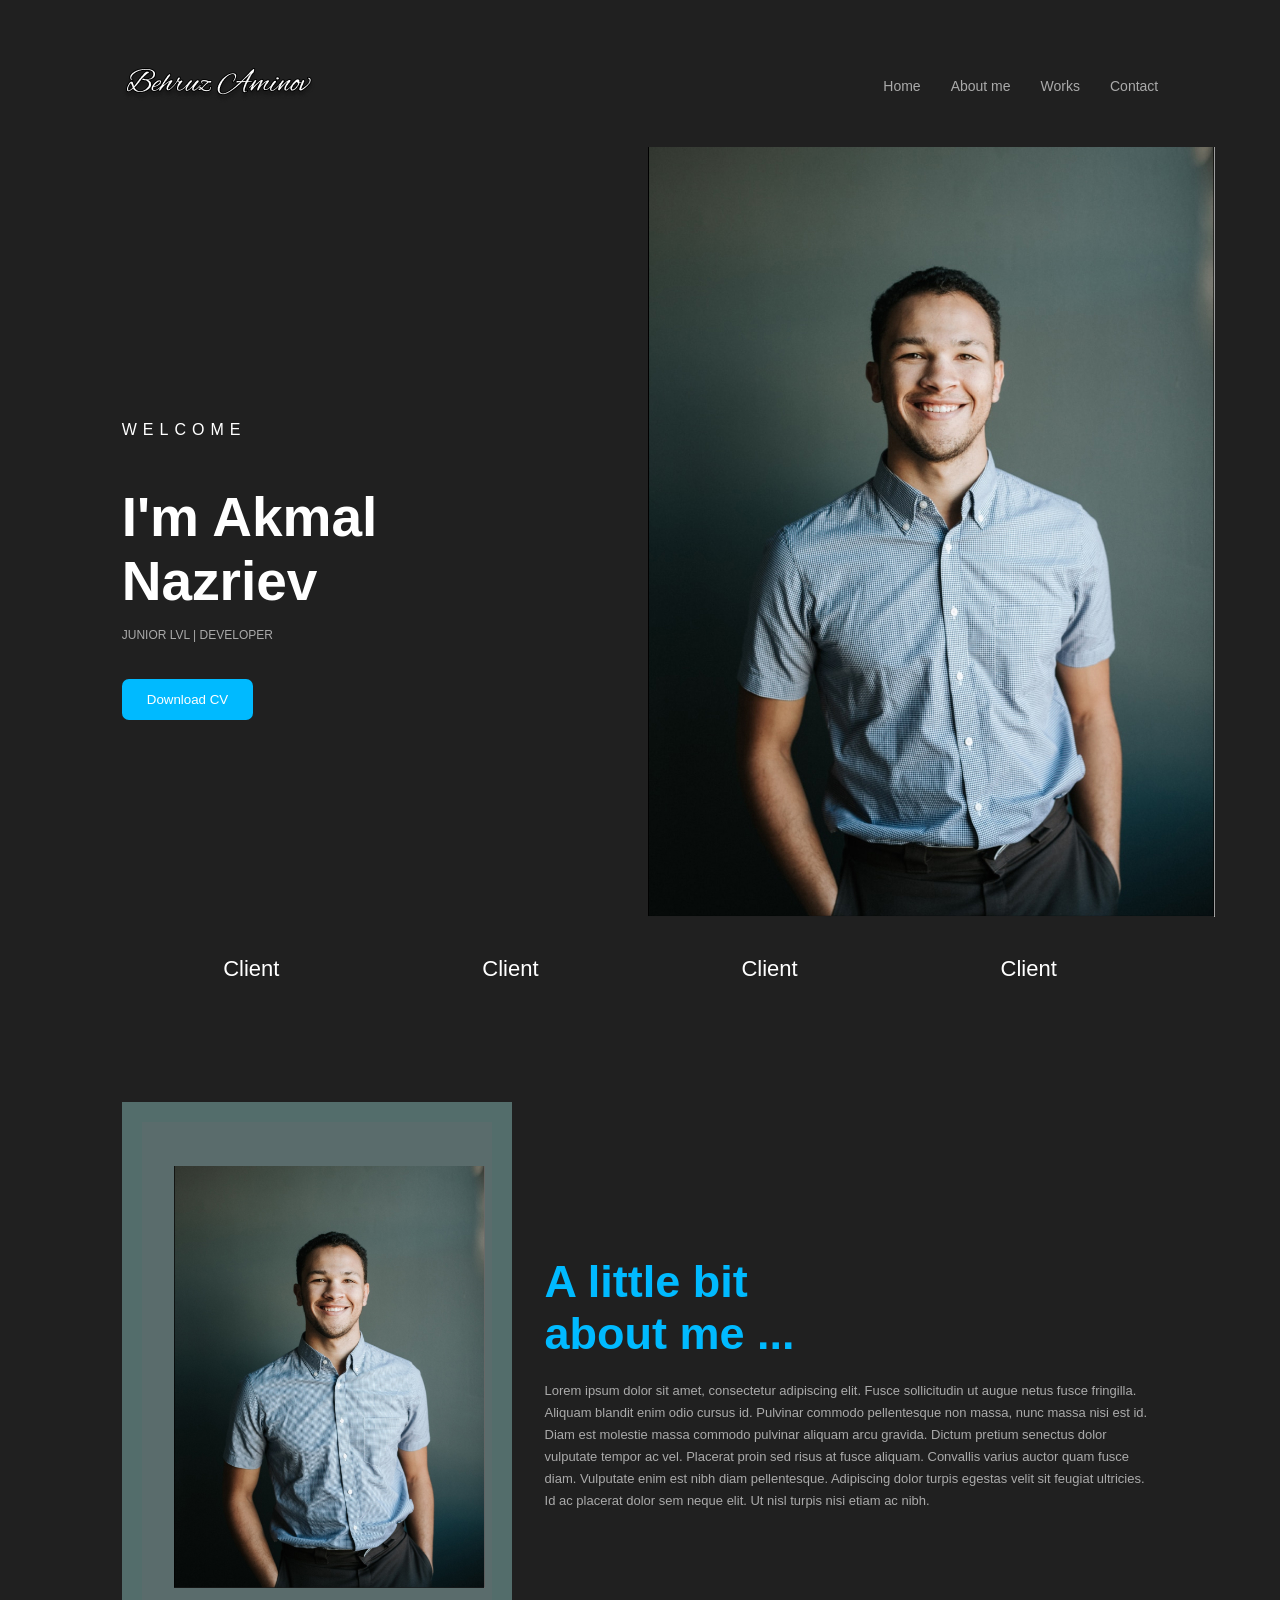
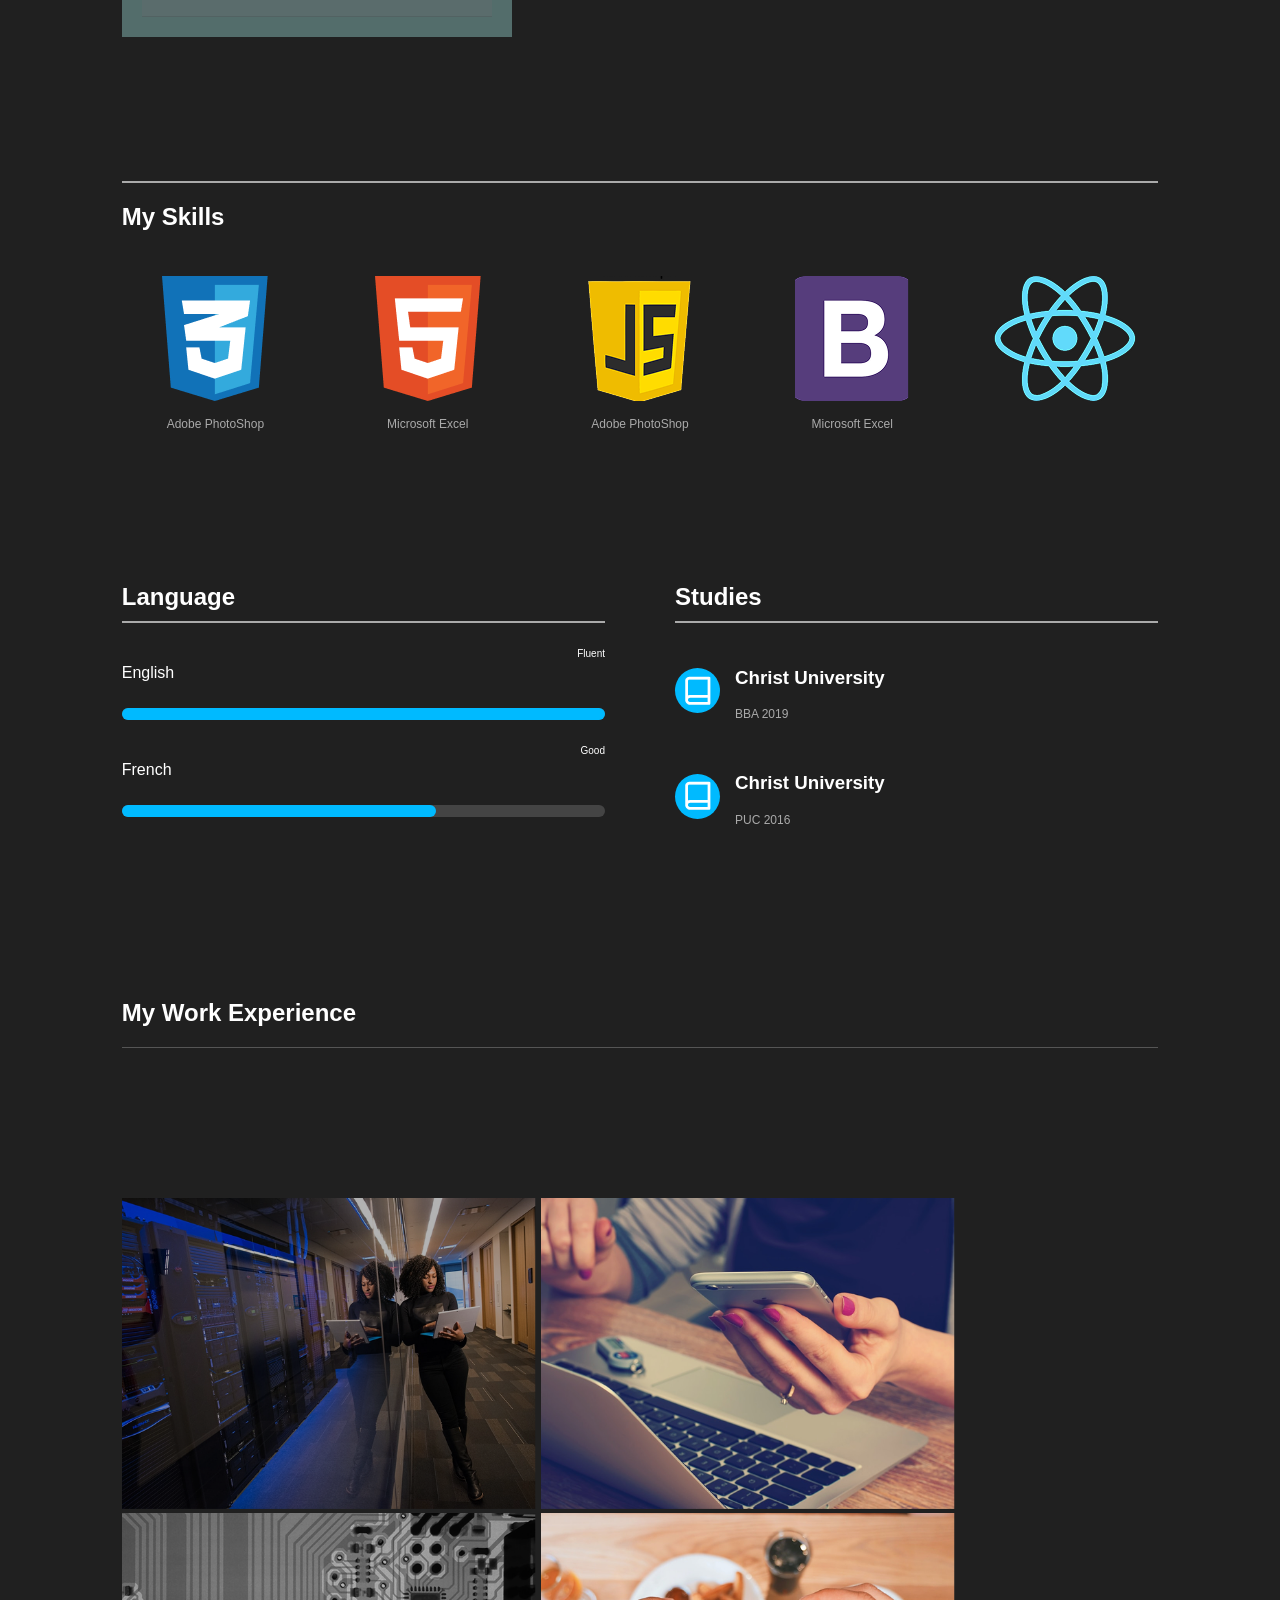
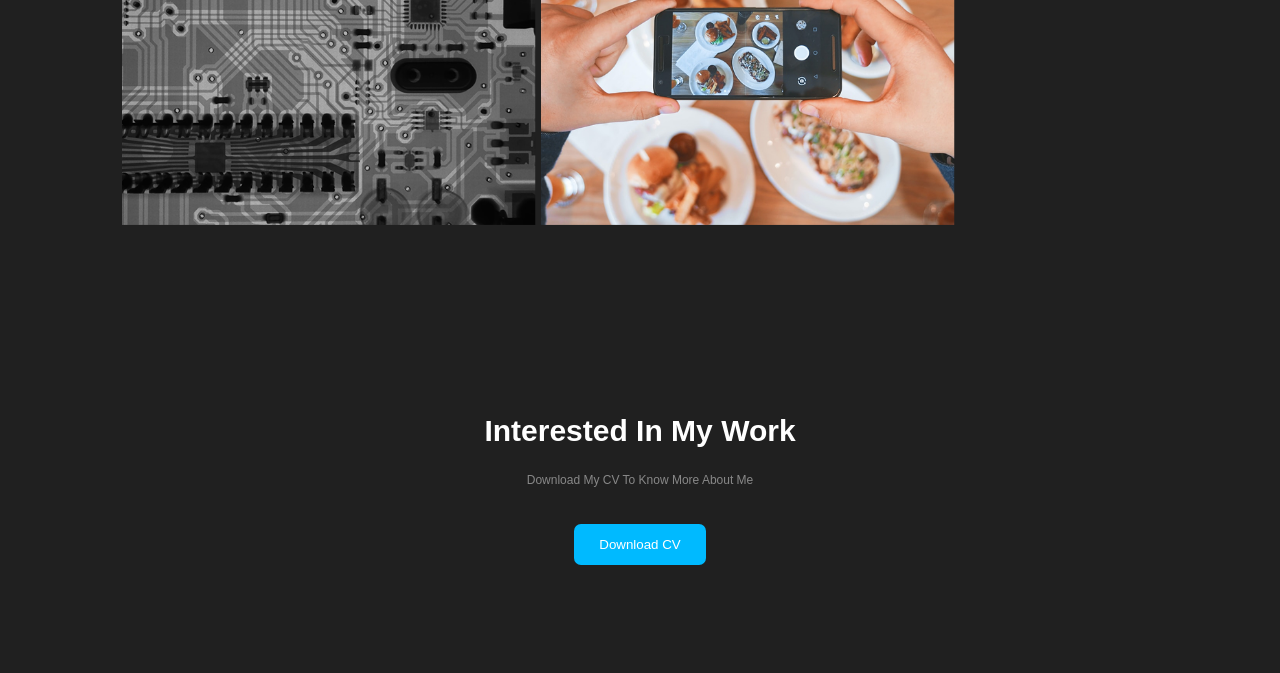
<file: barakatilo/Barakatillo.html>
<!DOCTYPE html>
<html lang="en">
<head>
    <meta charset="UTF-8">
    <meta name="viewport" content="width=device-width, initial-scale=1.0">
    <title>My Portfolio</title>
    <link rel="stylesheet" href="Barakatillo.css">
</head>
<body>
    <section class="a1" id="home">
        <nav>
            <img src="./Behruz Aminov.png" alt="">
            <div class="a3">
                <a href="#">Home</a>
                <a href="#">About me</a>
                <a href="#">Works</a>
                <a href="#">Contact</a>
            </div>
        </nav>
        <div class="a4">
            <div class="a5">
                <p class="a6">WELCOME</p>
                <h1>I'm Akmal<br>Nazriev</h1>
                <p class="a7">JUNIOR LVL | DEVELOPER</p>
                <button>Download CV</button>
            </div>
            <div class="a8">
                <img src="./unsplash_OhKElOkQ3RE.jpg" alt="Profile">
            </div>
        </div>
        <div class="a9">
            <span>Client</span>
            <span>Client</span>
            <span>Client</span>
            <span>Client</span>
        </div>
    </section>
    <section class="a10" id="about">
        <div class="a11">
            <img src="./Rectangle 4.png" alt="About me">
        </div>
        <img style="width:30%;margin-left:-60%;margin-top:10px;" src="./unsplash_OhKElOkQ3RE.jpg" alt="">
        <div class="a12">
            <h1>A little bit<br>
                <span>about me ...</span>
            </h1>
            <p>Lorem ipsum dolor sit amet, consectetur adipiscing elit. Fusce sollicitudin ut augue netus fusce fringilla. Aliquam blandit enim odio cursus id. Pulvinar commodo pellentesque non massa, nunc massa nisi est id. Diam est molestie massa commodo pulvinar aliquam arcu gravida. Dictum pretium senectus dolor vulputate tempor ac vel. Placerat proin sed risus at fusce aliquam. Convallis varius auctor quam fusce diam. Vulputate enim est nibh diam pellentesque. Adipiscing dolor turpis egestas velit sit feugiat ultricies.
Id ac placerat dolor sem neque elit. Ut nisl turpis nisi etiam ac nibh.</p>
        </div>
    </section>
    <section class="a13">
        <h1>My Skills</h1>
        <div class="a14">
            <div class="a15">
                <img src="./Group 320.png" alt="">
                <p>Adobe PhotoShop</p>
            </div>
            <div class="a15">
                <img src="./Group 321.png" alt="">
                <p>Microsoft Excel</p>
            </div>
            <div class="a15">
                <img src="./js 3.png" alt="">
                <p>Adobe PhotoShop</p>
            </div>
            <div class="a15">
                <img src="./bootstrap-4-logo-pngrepo-com 4.png" alt="">
                <p>Microsoft Excel</p>
            </div>
            <div class="a15">
                <img src="./react 2.png" alt="">
            </div>
        </div>
    </section>
    <section class="a16">
        <div class="a17">
            <h1>Language</h1>
            <div class="a18">
                <p>English</p>
                <span>Fluent</span>
                <div class="a19">
                    <div class="a20 a21"></div>
                </div>
            </div>
            <div class="a18">
                <p>French</p>
                <span>Good</span>
                <div class="a19">
                    <div class="a20 a22"></div>
                </div>
            </div>
        </div>
        <div class="a23">
            <h1>Studies</h1>
            <div class="a24">
                <div class="a25">
                    <img src="./Frame (17).png" alt="">
                </div>
                <div>
                    <h3>Christ University</h3>
                    <p>BBA 2019</p>
                </div>
            </div>
            <div class="a24">
                <div class="a25">
                    <img src="./Frame (17).png" alt="">
                </div>
                <div>
                    <h3>Christ University</h3>
                    <p>PUC 2016</p>
                </div>
            </div>
        </div>
    </section>
    <section class="a26">
        <h1>My Work Experience</h1>
    </section>
    <section class="a28">
        <div class="a29">
            <img src="./unsplash_glRqyWJgUeY.png" alt="">
            <img src="./unsplash_SpVHcbuKi6E.png" alt="">
            <img src="./unsplash_iGheu30xAi8.png" alt="">
            <img src="./unsplash_i_xVfNtQjwI.png" alt="">
        </div>
    </section>
    <section class="a30" id="contact">
        <h1>Interested In My Work</h1>
        <p>Download My CV To Know More About Me</p>
        <button>Download CV</button>
    </section>
</body>
</html>
</file>
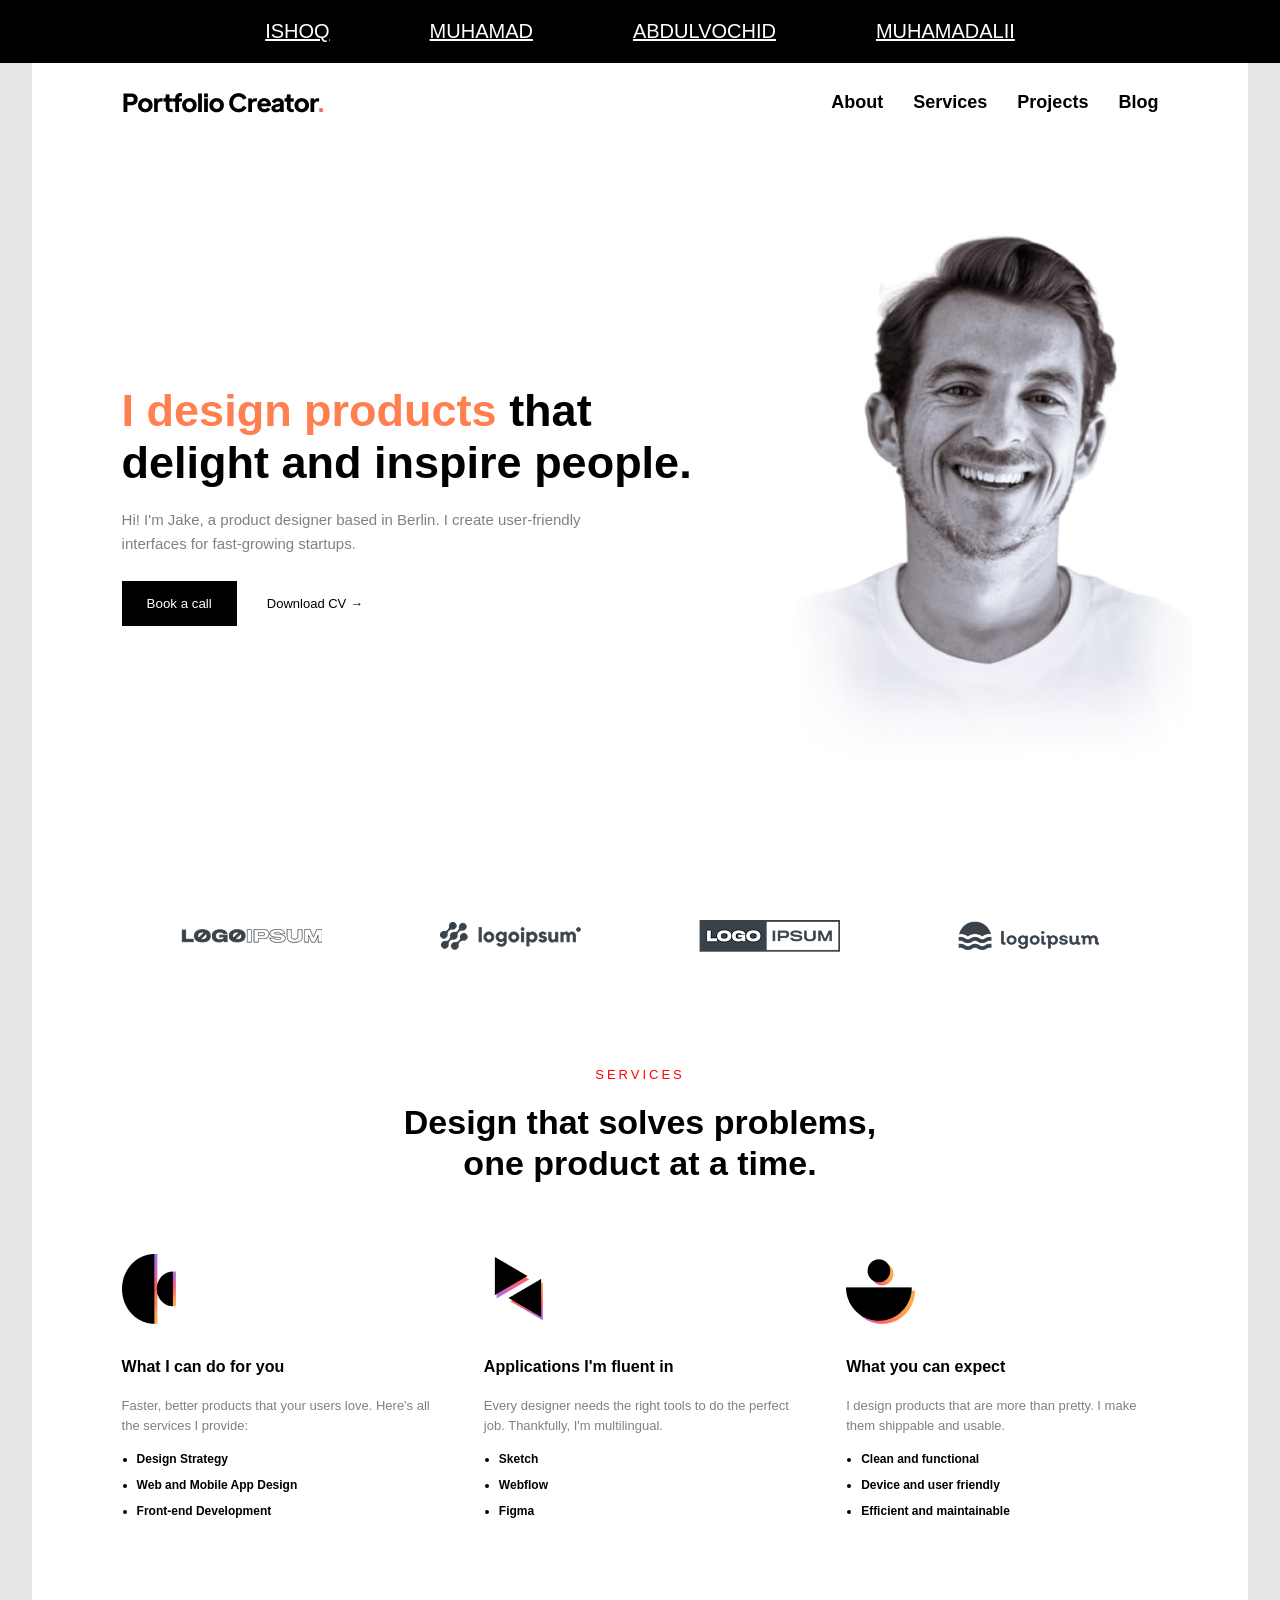
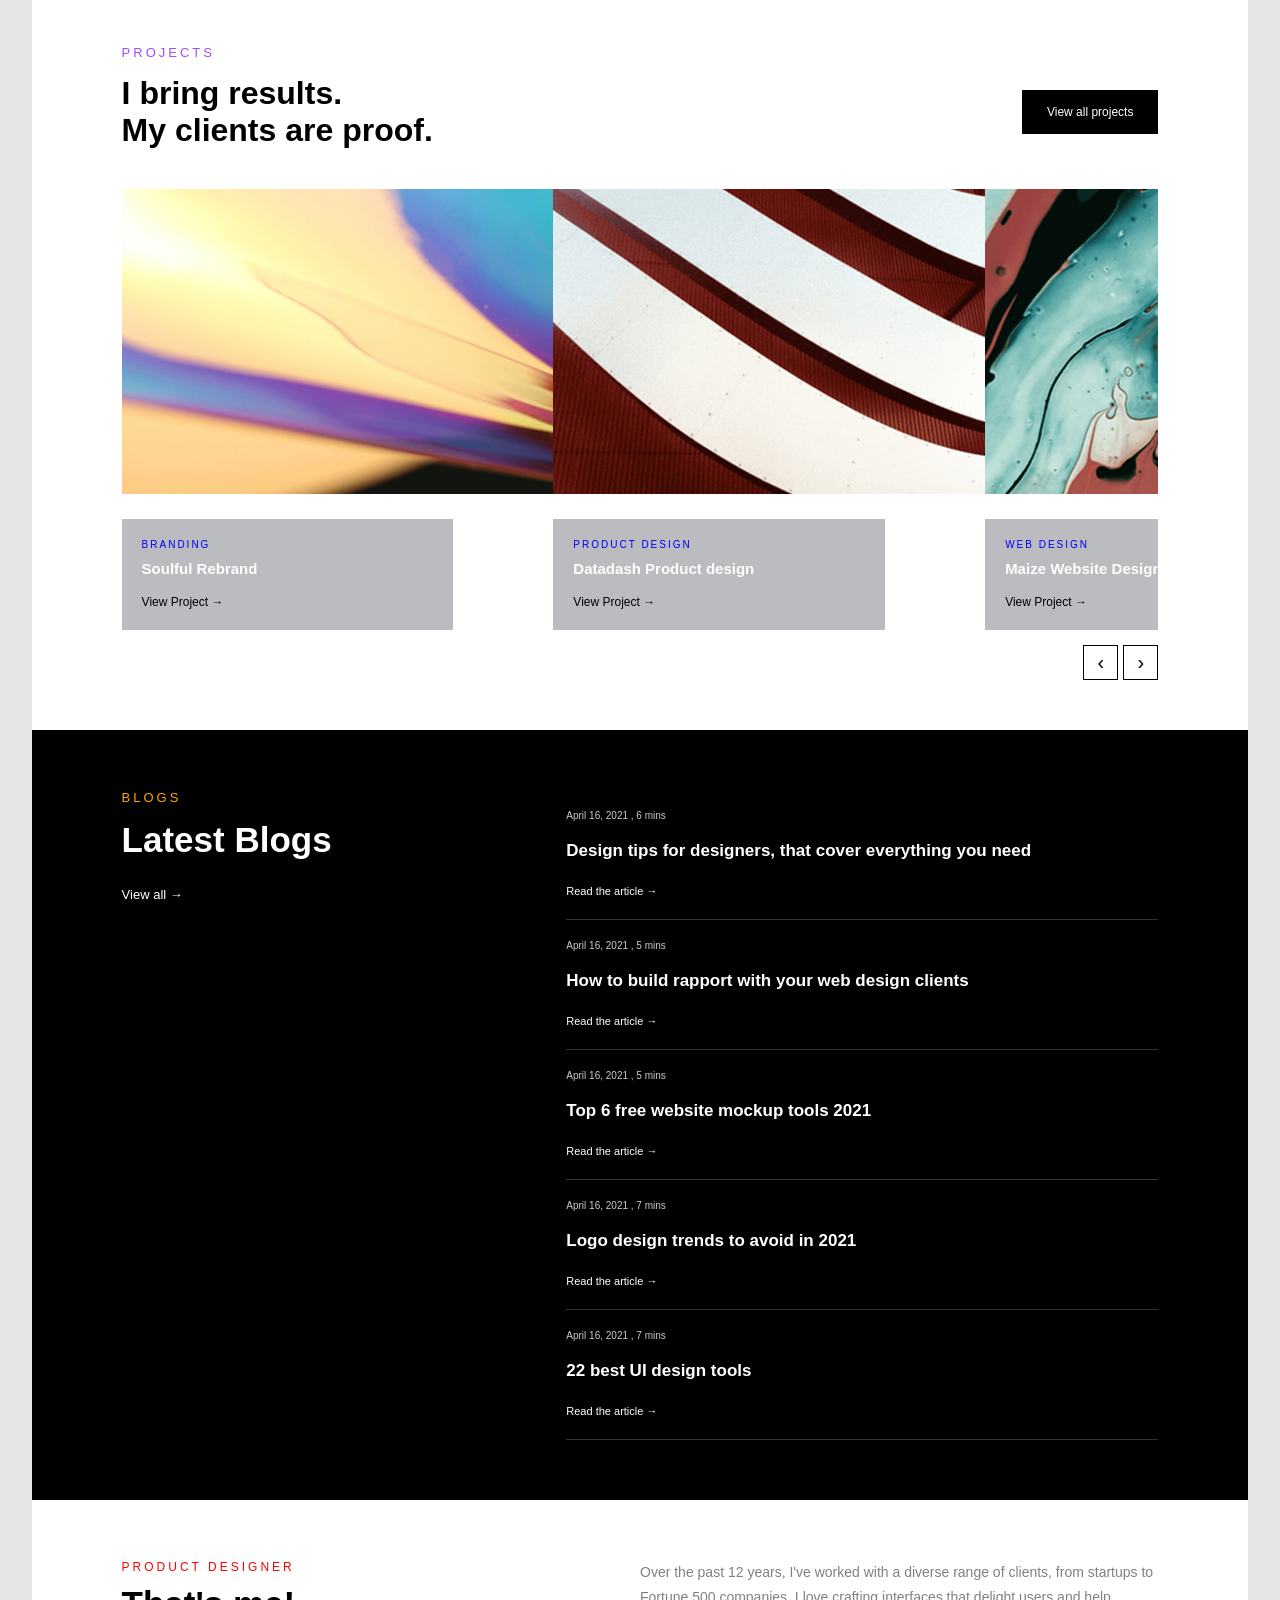
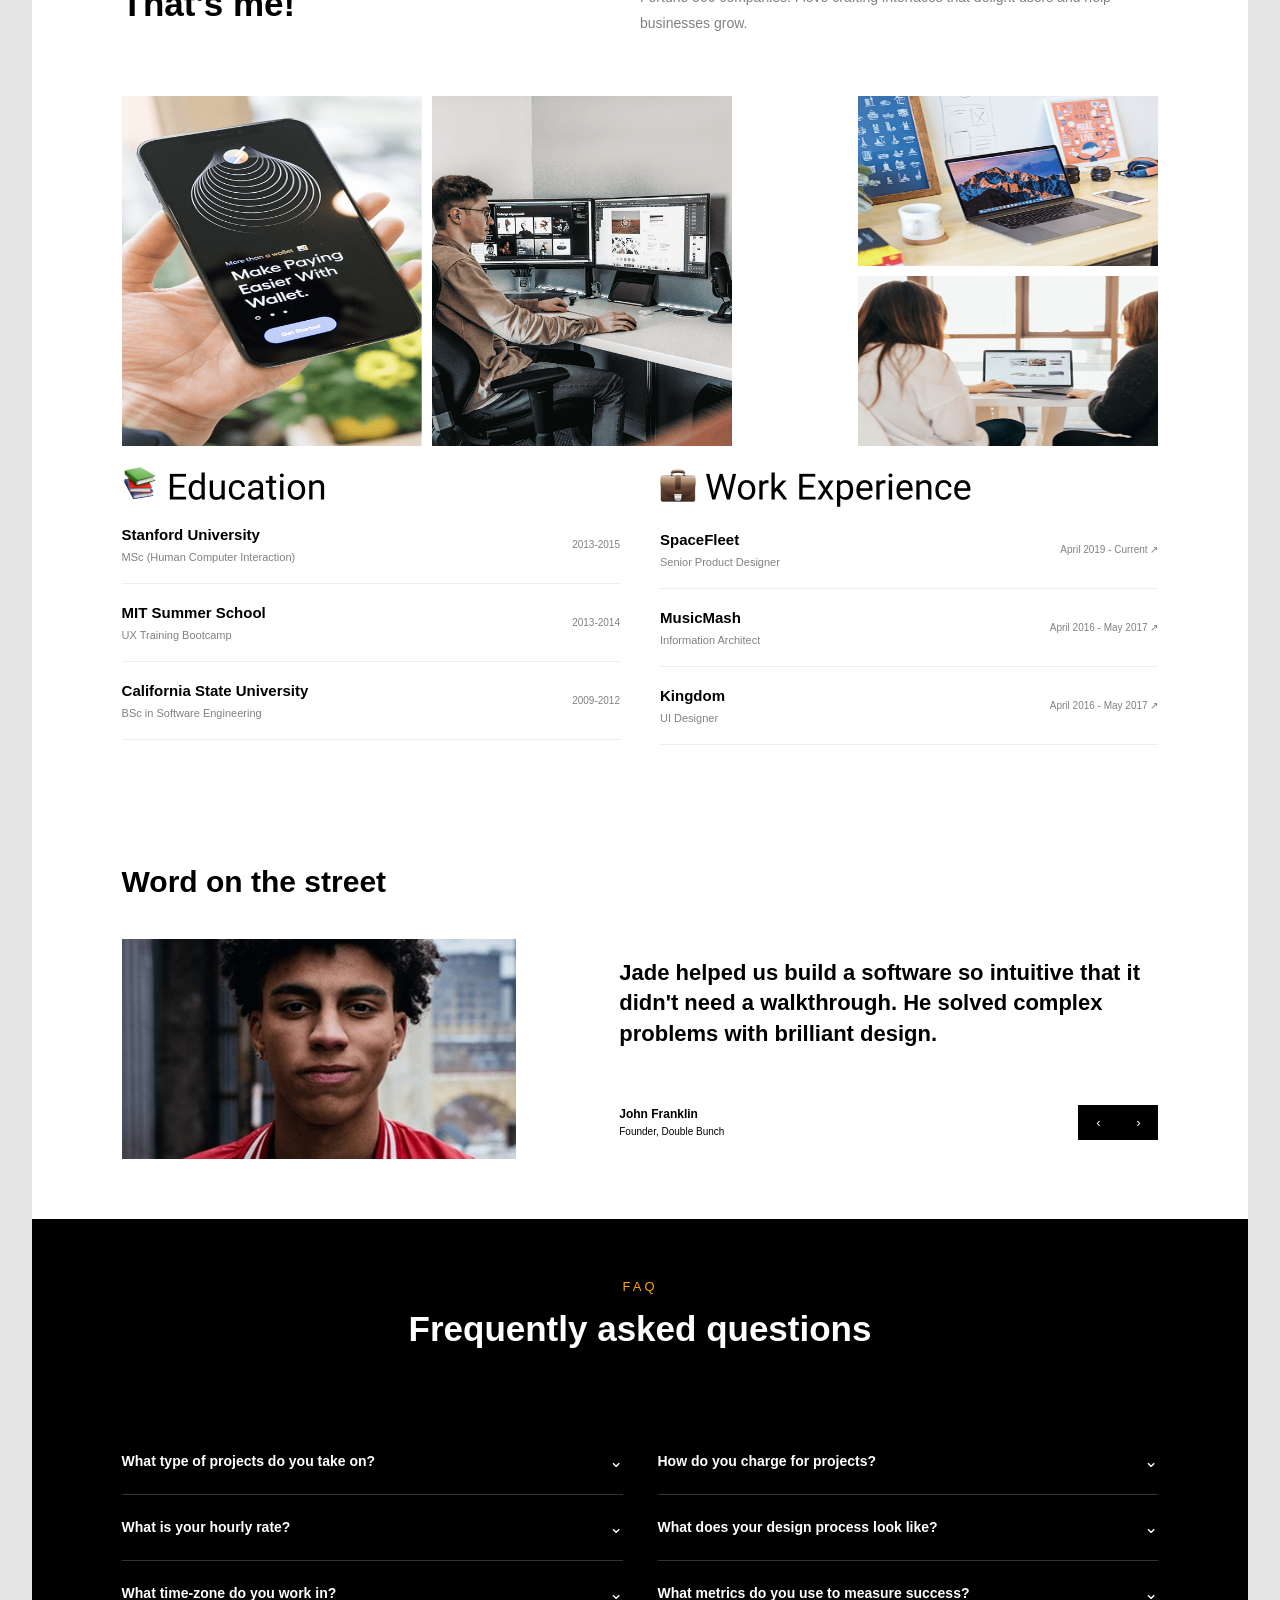
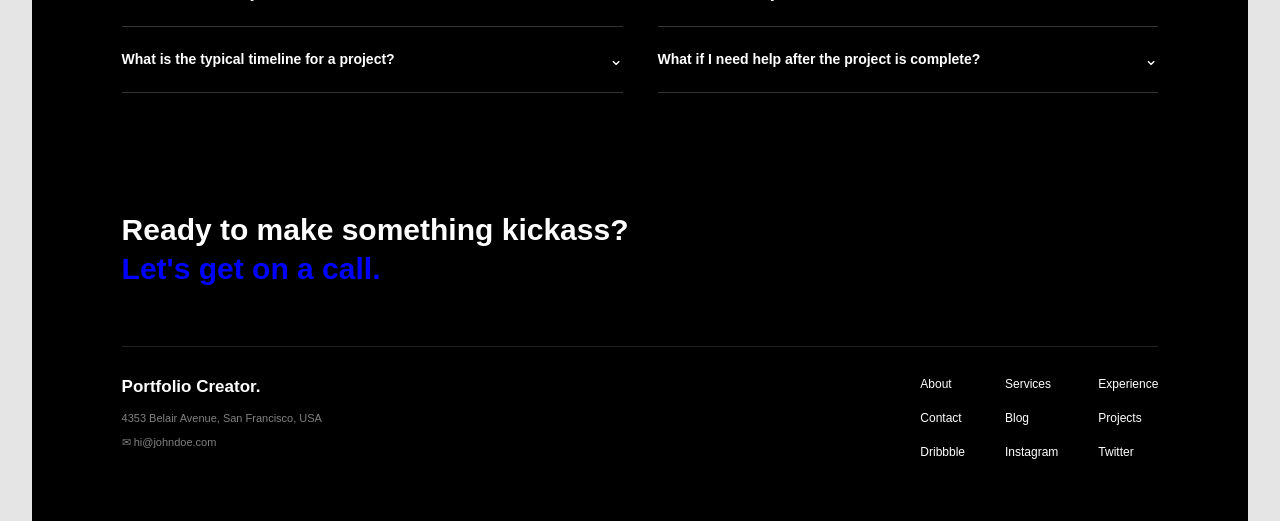
<file: ishoq/ishoq.html>
<!doctype html>
<html lang="en">
  <head>
    <meta charset="UTF-8" />
    <meta name="viewport" content="width=device-width, initial-scale=1.0" />
    <title>EXAM 3</title>
    <link rel="stylesheet" href="./ishoq.css" />
  </head>
  <body>
    <div class="name">
      <a href="./index.html">ISHOQ</a>
      <a href="./abdulqosim/abdulqosim.html">MUHAMAD</a>
      <a href="./abdulvochid/abdulvojid.html">ABDULVOCHID</a>
      <a href="./qadirdin/qadirdin.html">MUHAMADALII </a>
    </div>
    <header class="header">
      <img src="./imgs/IMAGE (45).png " alt="" />

      <nav>
        <h3>About</h3>
        <h3>Services</h3>
        <h3>Projects</h3>
        <h3>Blog</h3>
      </nav>
    </header>

    <section class="hero">
      <div class="hero-text">
        <h1>
          <span>I design products</span>
          that delight and inspire people.
        </h1>

        <p>
          Hi! I'm Jake, a product designer based in Berlin. I create
          user-friendly interfaces for fast-growing startups.
        </p>

        <div class="buttons">
          <button>Book a call</button>
          <a href="#">Download CV →</a>
        </div>
      </div>

      <div class="hero-image">
        <img src="./imgs/IMAGE (47).png" alt="Designer" />
      </div>
    </section>

    <section class="trusted">
      <div class="logos">
        <img src="./imgs/IMAGE (48).png" alt="" />
        <img src="./imgs/IMAGE (49).png" alt="" />
        <img src="./imgs/IMAGE (50).png" alt="" />
        <img src="./imgs/IMAGE (51).png" alt="" />
      </div>
    </section>

    <section class="services">
      <p class="small-title">SERVICES</p>

      <h2>
        Design that solves problems,<br />
        one product at a time.
      </h2>

      <div class="service-box">
        <div class="service">
          <div class="service-icon">
            <img src="./imgs/IMAGE (52).png" alt="" />
          </div>

          <h3>What I can do for you</h3>

          <p>
            Faster, better products that your users love. Here's all the
            services I provide:
          </p>

          <ul>
            <li>Design Strategy</li>
            <li>Web and Mobile App Design</li>
            <li>Front-end Development</li>
          </ul>
        </div>

        <div class="service">
          <div class="service-icon">
            <img src="./imgs/IMAGE (53).png" alt="" />
          </div>

          <h3>Applications I'm fluent in</h3>

          <p>
            Every designer needs the right tools to do the perfect job.
            Thankfully, I'm multilingual.
          </p>

          <ul>
            <li>Sketch</li>
            <li>Webflow</li>
            <li>Figma</li>
          </ul>
        </div>

        <div class="service">
          <div class="service-icon">
            <img src="./imgs/IMAGE (54).png" alt="" />
          </div>

          <h3>What you can expect</h3>

          <p>
            I design products that are more than pretty. I make them shippable
            and usable.
          </p>

          <ul>
            <li>Clean and functional</li>
            <li>Device and user friendly</li>
            <li>Efficient and maintainable</li>
          </ul>
        </div>
      </div>
    </section>
    <section class="salom1">
      <p class="salom2">PROJECTS</p>

      <div class="salom3">
        <h2>
          I bring results.<br />
          My clients are proof.
        </h2>

        <button class="salom4">View all projects</button>
      </div>

      <div class="salom5">
        <div class="salom6">
          <div class="salom7">
            <img src="./imgs/IMAGE (55).png" alt="" />
          </div>
          <div class="salom8">
            <p>BRANDING</p>
            <h3>Soulful Rebrand</h3>
            <a href="#">View Project →</a>
          </div>
        </div>

        <div class="salom6">
          <div class="salom9">
            <img src="./imgs/IMAGE (56).png" alt="" />
          </div>
          <div class="salom8">
            <p>PRODUCT DESIGN</p>
            <h3>Datadash Product design</h3>
            <a href="#">View Project →</a>
          </div>
        </div>

        <div class="salom6">
          <div class="salom10">
            <img src="imgs/IMAGE (57).png" alt="" />
          </div>
          <div class="salom8">
            <p>WEB DESIGN</p>
            <h3>Maize Website Design</h3>
            <a href="#">View Project →</a>
          </div>
        </div>
      </div>

      <div class="salom11">
        <button>‹</button>
        <button>›</button>
      </div>
    </section>

    <section class="salom12">
      <div class="salom13">
        <p class="salom14">BLOGS</p>

        <h2>Latest Blogs</h2>

        <a href="#">View all →</a>
      </div>

      <div class="salom15">
        <div class="salom16">
          <p>April 16, 2021 , 6 mins</p>
          <h3>Design tips for designers, that cover everything you need</h3>
          <a href="#">Read the article →</a>
        </div>

        <div class="salom16">
          <p>April 16, 2021 , 5 mins</p>
          <h3>How to build rapport with your web design clients</h3>
          <a href="#">Read the article →</a>
        </div>

        <div class="salom16">
          <p>April 16, 2021 , 5 mins</p>
          <h3>Top 6 free website mockup tools 2021</h3>
          <a href="#">Read the article →</a>
        </div>

        <div class="salom16">
          <p>April 16, 2021 , 7 mins</p>
          <h3>Logo design trends to avoid in 2021</h3>
          <a href="#">Read the article →</a>
        </div>

        <div class="salom16">
          <p>April 16, 2021 , 7 mins</p>
          <h3>22 best UI design tools</h3>
          <a href="#">Read the article →</a>
        </div>
      </div>
    </section>

    <section class="salom17">
      <div class="salom18">
        <div>
          <p>PRODUCT DESIGNER</p>
          <h2>That's me!</h2>
        </div>

        <p class="salom19">
          Over the past 12 years, I've worked with a diverse range of clients,
          from startups to Fortune 500 companies. I love crafting interfaces
          that delight users and help businesses grow.
        </p>
      </div>

      <div class="salom20">
        <img src="./imgs/IMAGE (58).png" alt="" />
        <img src="./imgs/IMAGE (59).png" alt="" />
        <div class="salom21">
          <img src="./imgs/IMAGE (60).png" alt="" />
          <img src="./imgs/IMAGE (61).png" alt="" />
        </div>
      </div>

      <div class="salom22">
        <div class="salom23">
        <img src="./imgs/📚 Education.png" alt="">

          <div class="salom24">
            <div>
              <h4>Stanford University</h4>
              <p>MSc (Human Computer Interaction)</p>
            </div>
            <span>2013-2015 </span>
          </div>

          <div class="salom24">
            <div>
              <h4>MIT Summer School</h4>
              <p>UX Training Bootcamp</p>
            </div>
            <span>2013-2014 </span>
          </div>

          <div class="salom24">
            <div>
              <h4>California State University</h4>
              <p>BSc in Software Engineering</p>
            </div>
            <span>2009-2012 </span>
          </div>
        </div>

        <div class="salom23">
       <img src="./imgs/💼 Work Experience.png" alt="">

          <div class="salom24">
            <div>
              <h4>SpaceFleet</h4>
              <p>Senior Product Designer</p>
            </div>
            <span>April 2019 - Current ↗</span>
          </div>

          <div class="salom24">
            <div>
              <h4>MusicMash</h4>
              <p>Information Architect</p>
            </div>
            <span>April 2016 - May 2017 ↗</span>
          </div>

          <div class="salom24">
            <div>
              <h4>Kingdom</h4>
              <p>UI Designer</p>
            </div>
            <span>April 2016 - May 2017 ↗</span>
          </div>
        </div>
      </div>
    </section>

    <section class="salom25">
      <h2>Word on the street</h2>

      <div class="salom26">
        <img src="./imgs/Frame (12).png" alt="" />

        <div class="salom27">
       
          <h3>
            Jade helped us build a software so intuitive that it didn't need a
            walkthrough. He solved complex problems with brilliant design.
          </h3>

          <div class="salom28">
            <div>
              <h4>John Franklin</h4>
              <p>Founder, Double Bunch</p>
            </div>

            <div class="salom29">
              <button>‹</button>
              <button>›</button>
            </div>
          </div>
        </div>
      </div>
    </section>

    <section class="salom30">
      <p class="salom31">FAQ</p>

      <h2>Frequently asked questions</h2>

      <div class="salom32">
        <div class="salom33">
          <p>What type of projects do you take on?</p>
          <span>⌄</span>
        </div>

        <div class="salom33">
          <p>How do you charge for projects?</p>
          <span>⌄</span>
        </div>

        <div class="salom33">
          <p>What is your hourly rate?</p>
          <span>⌄</span>
        </div>

        <div class="salom33">
          <p>What does your design process look like?</p>
          <span>⌄</span>
        </div>

        <div class="salom33">
          <p>What time-zone do you work in?</p>
          <span>⌄</span>
        </div>

        <div class="salom33">
          <p>What metrics do you use to measure success?</p>
          <span>⌄</span>
        </div>

        <div class="salom33">
          <p>What is the typical timeline for a project?</p>
          <span>⌄</span>
        </div>

        <div class="salom33">
          <p>What if I need help after the project is complete?</p>
          <span>⌄</span>
        </div>
      </div>

      <div class="salom34">
        <h2>Ready to make something kickass?</h2>
        <h2>Let's get on a call.</h2>
      </div>

      <footer class="salom35">
        <div>
          <h3>Portfolio Creator.</h3>
          <p>4353 Belair Avenue, San Francisco, USA</p>
          <p>✉ hi@johndoe.com</p>
        </div>

        <div class="salom36">
          <a href="#">About</a>
          <a href="#">Services</a>
          <a href="#">Experience</a>
          <a href="#">Contact</a>
          <a href="#">Blog</a>
          <a href="#">Projects</a>
          <a href="#">Dribbble</a>
          <a href="#">Instagram</a>
          <a href="#">Twitter</a>
        </div>
      </footer>
    </section>
  </body>
</html>
</file>
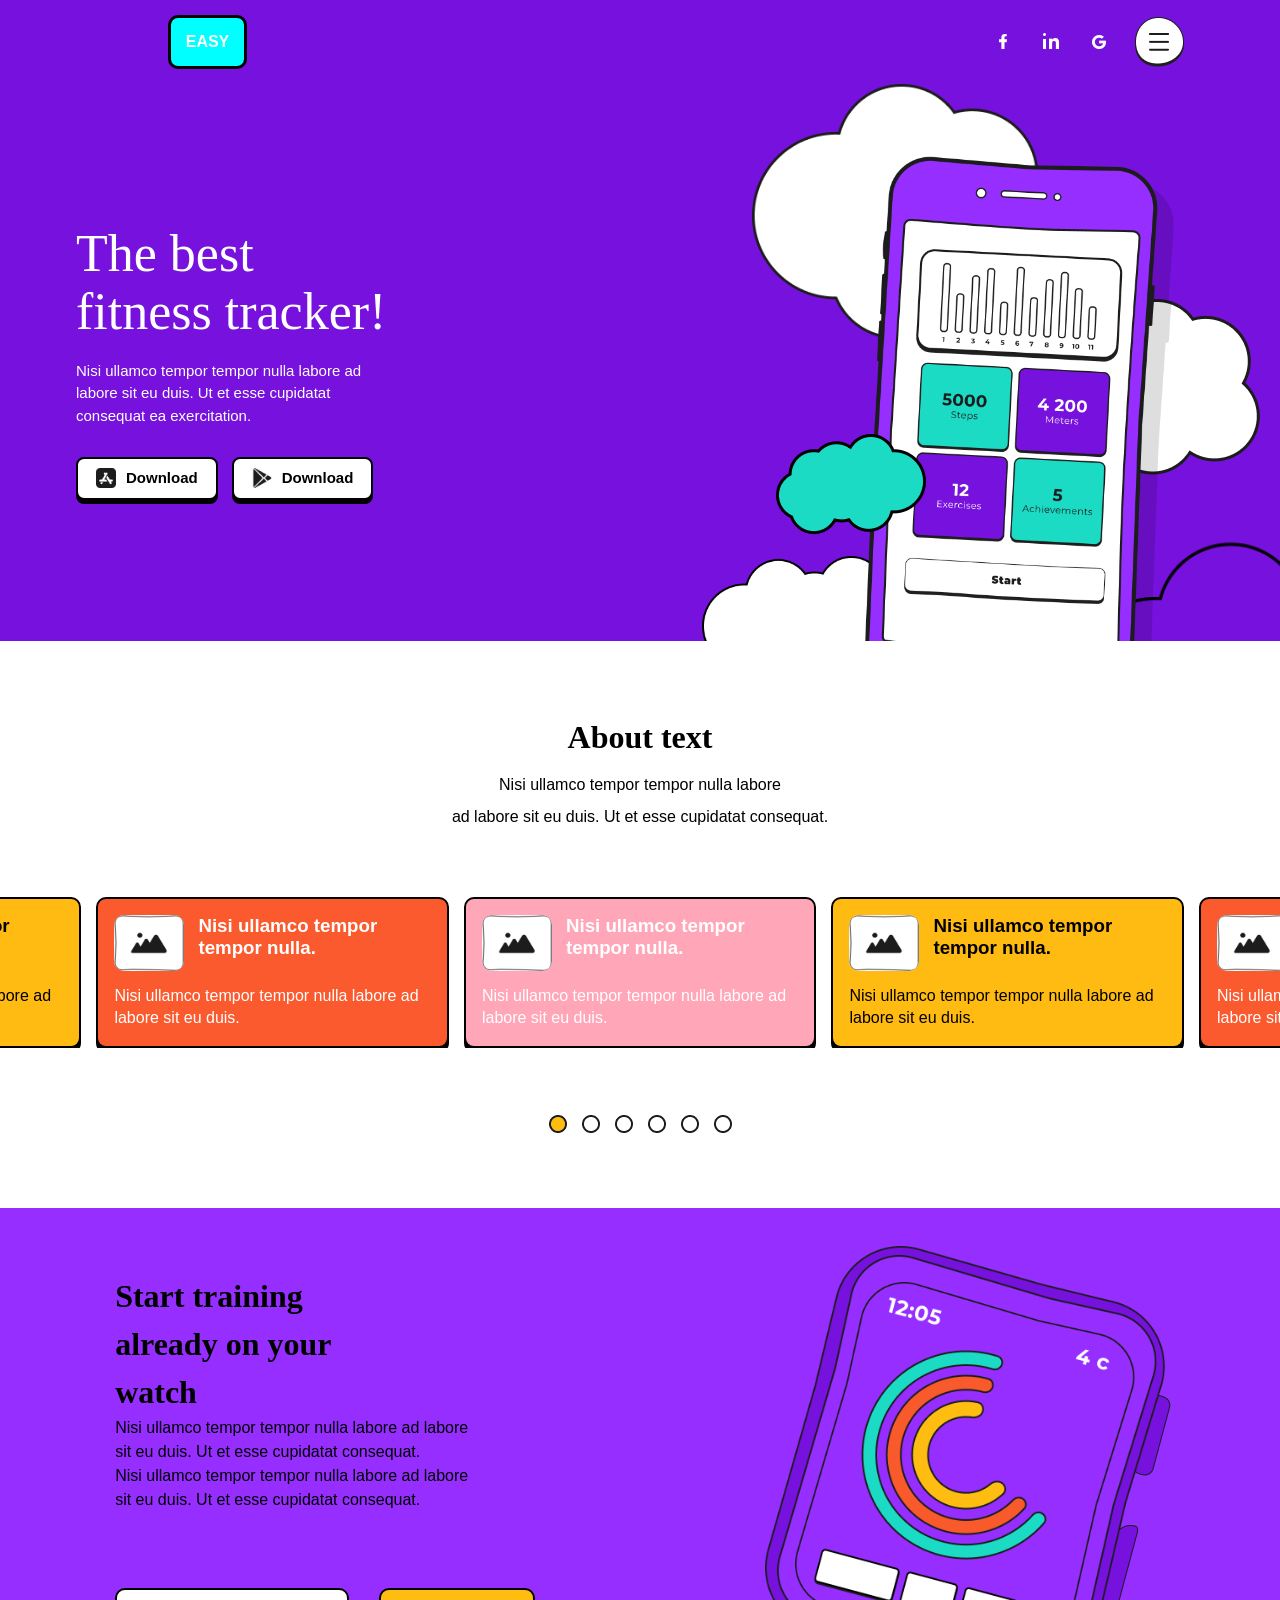
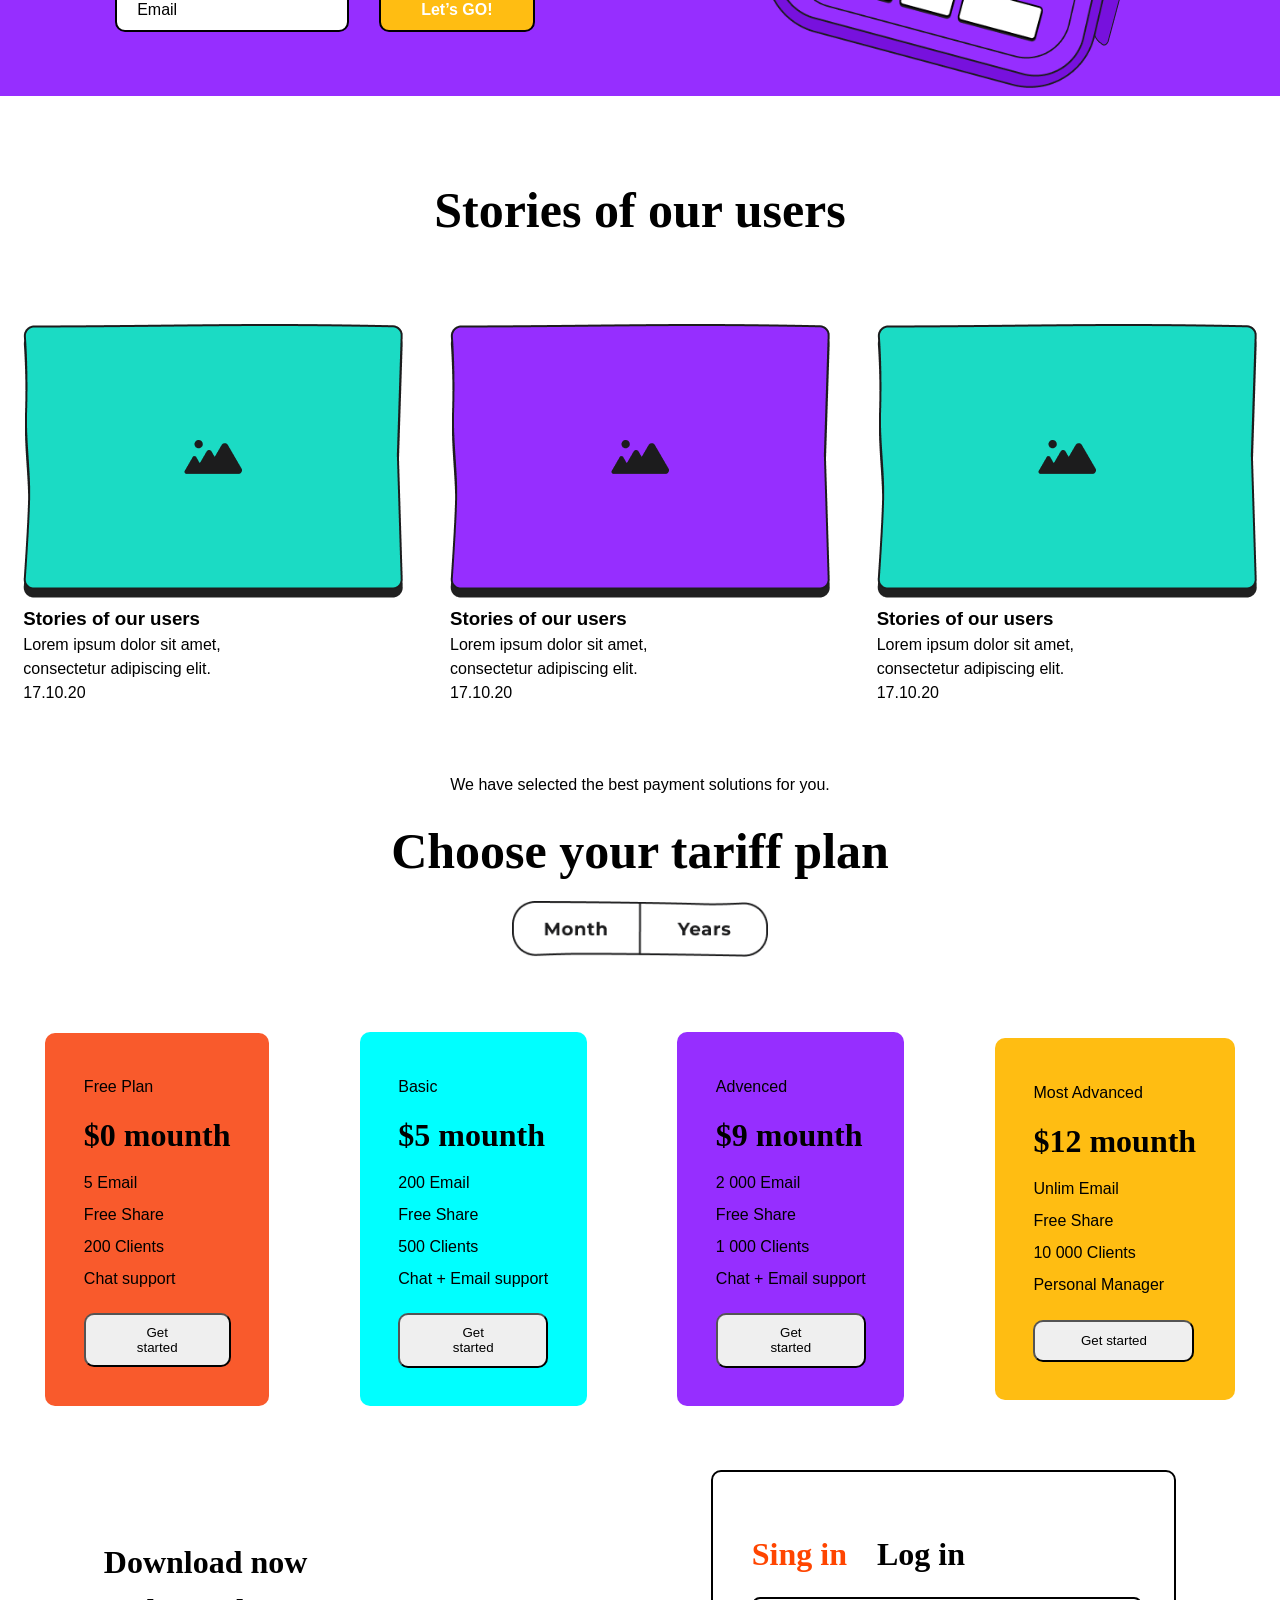
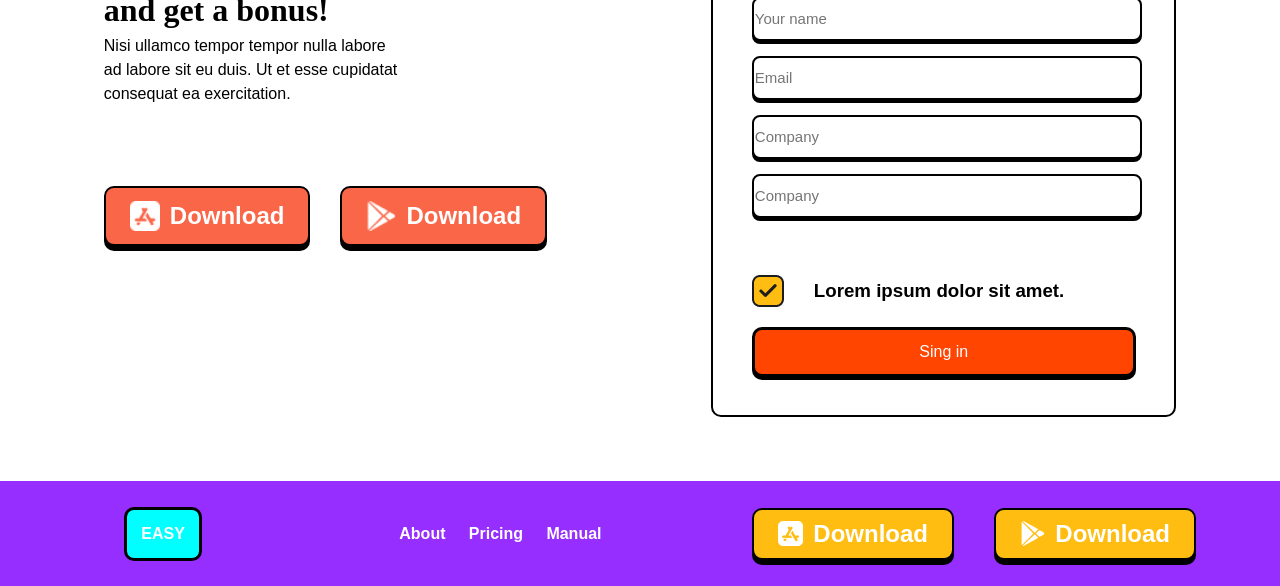
<file: muhamadali/ali.html>
<!DOCTYPE html>
<html lang="en">

<head>
    <meta charset="UTF-8">
    <meta name="viewport" content="width=device-width, initial-scale=1.0">
    <title>EXAM 3</title>
    <link rel="stylesheet" href="./ali.css">
</head>

<body>
    <div class="box1">
        <div class="div1">
            <h4>EASY</h4>
        </div>
        <div class="div2">
            <img src="./img/Facebook.png" alt="">
            <img src="./img/Linkedin.png" alt="">
            <img src="./img/Google.png" alt="">
            <img src="./img/Menu (1).png" alt="">
        </div>
    </div>

    <div class="box2">
        <div class="div3">
            <h1>The best <br>
                fitness tracker!</h1>
            <p>Nisi ullamco tempor tempor nulla labore ad <br> labore sit eu duis. Ut et esse cupidatat <br> consequat
                ea
                exercitation.</p>
            <div class="b">
                <div class="b1">
                    <img src="./img/Shape.png" alt="">
                    <h2>Download</h2>
                </div>
                <div class="b1">
                    <img src="./img/Play market icon.png" alt="">
                    <h2>Download</h2>
                </div>
            </div>
        </div>
        <div class="div4">
            <img class="im1" src="./img/Union.png" alt="">
            <img class="im2" src="./img/Union (1).png" alt="">
            <img class="im3" src="./img/Union (2).png" alt="">
            <img class="im4" src="./img/Union (3).png" alt="">
            <img class="im5" src="./img/2.png" alt="">
            <img class="im6" src="./img/Union (4).png" alt="">
        </div>
    </div>

    <div class="div5">
        <h1>About text</h1>
        <p>Nisi ullamco tempor tempor nulla labore <br> ad labore sit eu duis. Ut et esse cupidatat consequat.</p>
    </div>

    <div class="box3">
        <div class="bn">
            <div class="bn1 yellow">
                <img src="./img/2 copy.png" alt="">
                <h3>Nisi ullamco tempor tempor nulla.</h3>
                <p>Nisi ullamco tempor tempor nulla labore ad labore sit eu duis.</p>
            </div>

            <div class="bn1 red">
                <img src="./img/2 copy.png" alt="">
                <h3>Nisi ullamco tempor tempor nulla.</h3>
                <p>Nisi ullamco tempor tempor nulla labore ad labore sit eu duis.</p>
            </div>

            <div class="bn1 pink">
                <img src="./img/2 copy.png" alt="">
                <h3>Nisi ullamco tempor tempor nulla.</h3>
                <p>Nisi ullamco tempor tempor nulla labore ad labore sit eu duis.</p>
            </div>

            <div class="bn1 yellow">
                <img src="./img/2 copy.png" alt="">
                <h3>Nisi ullamco tempor tempor nulla.</h3>
                <p>Nisi ullamco tempor tempor nulla labore ad labore sit eu duis.</p>
            </div>

            <div class="bn1 red">
                <img src="./img/2 copy.png" alt="">
                <h3>Nisi ullamco tempor tempor nulla.</h3>
                <p>Nisi ullamco tempor tempor nulla labore ad labore sit eu duis.</p>
            </div>
        </div>
    </div>

    <div class="div5">
        <img src="./img/Small.png" alt="">
    </div>

    <div class="box4">
        <div class="div6">
            <h1>
                Start training <br> already on your <br> watch
            </h1>
            <p>
                Nisi ullamco tempor tempor nulla labore ad labore <br> sit eu duis. Ut et esse cupidatat consequat. <br>
                Nisi ullamco tempor tempor nulla labore ad labore <br> sit eu duis. Ut et esse cupidatat consequat.
            </p>
            <div class="bn2">
                <p class="hh">Email</p>
                <h4 class="hb">Let’s GO!</h4>
            </div>
        </div>
        <div class="div7">
            <img class="ig" src="./img/Rectangle 1216.png" alt="">
            <img class="ig0" src="./img/button.png" alt="">
            <img class="ig1" src="./img/Outerdial.png" alt="">
            <img class="ig2" src="./img/Inner dial.png" alt="">
            <img class="ig4" src="./img/Inner dial.png" alt="" width="90%">
            <img class="ig3" src="./img/3.png" alt="">
        </div>
    </div>

    <div class="div5">
        <h1 style="font-size: 50px;">Stories of our users</h1>
    </div>

    <div class="box5">
        <div class="dv1">
            <img src="./img/1.png" alt="">
            <h3>Stories of our users</h3>
            <p>
                Lorem ipsum dolor sit amet, <br> consectetur adipiscing elit.
            </p>
            <p>17.10.20</p>
        </div>

        <div class="dv1">
            <img src="./img/1 copy.png" alt="">
            <h3>Stories of our users</h3>
            <p>
                Lorem ipsum dolor sit amet, <br> consectetur adipiscing elit.
            </p>
            <p>17.10.20</p>
        </div>
        <div class="dv1">
            <img src="./img/1.png" alt="">
            <h3>Stories of our users</h3>
            <p>Lorem ipsum dolor sit amet, <br> consectetur adipiscing elit. </p>
            <p>17.10.20</p>
        </div>
    </div>

    <div class="div5">
        <p>We have selected the best payment solutions for you.</p>
        <h1 style="font-size: 50px;">Choose your tariff plan</h1>
        <img src="./img/1 copy 2.png" alt="" width="20%">
    </div>

    <div class="box6">
        <div class="dv2">
            <p>Free Plan</p>
            <h1>$0 mounth</h1>
            <p>5 Email</p>
            <p>Free Share</p>
            <p>200 Clients</p>
            <p>Chat support</p>
            <button class="bt">Get started</button>
        </div>
        <div class="dv3">
            <p>Basic</p>
            <h1>$5 mounth</h1>
            <p>200 Email</p>
            <p>Free Share</p>
            <p>500 Clients</p>
            <p>Chat + Email support</p>
            <button class="bt">Get started</button>
        </div>

        <div class="dv4">
            <p>Advenced</p>
            <h1>$9 mounth</h1>
            <p>2 000 Email</p>
            <p>Free Share</p>
            <p>1 000 Clients</p>
            <p>Chat + Email support</p>
            <button class="bt">Get started</button>
        </div>
        <div class="dv5">
            <p>Most Advanced</p>
            <h1>$12 mounth</h1>
            <p>Unlim Email</p>
            <p>Free Share</p>
            <p>10 000 Clients</p>
            <p>Personal Manager</p>
            <button class="bt">Get started</button>
        </div>
    </div>

    <div class="box7">
        <div class="div7">
            <h1>Download now <br>
                and get a bonus!</h1>
            <p>Nisi ullamco tempor tempor nulla labore <br> ad labore sit eu duis. Ut et esse cupidatat <br> consequat
                ea
                exercitation.</p>

            <div class="dv8">
                <div class="d7">
                    <img src="./img/Shape copy.png" alt="">
                    <h2>Download</h2>
                </div>
                <div class="d7">
                    <img src="./img/Play market icon copy.png" alt="">
                    <h2>Download</h2>
                </div>
            </div>
        </div>

        <div class="div9">
            <div class="div">
                <h1 style="color: orangered;">Sing in <h1>Log in</h1>
                </h1>
            </div>

            <input class="in" type="text" placeholder="Your name">
            <input class="in" type="email" placeholder="Email">
            <input class="in" type="text" placeholder="Company">
            <input class="in" type="text" placeholder="Company">

            <div class="di">
                <img src="./img/Active.png" alt="">
                <h3>Lorem ipsum dolor sit amet. </h3>
            </div>

            <p class="pn">Sing in</p>
        </div>
    </div>

    <div class="box8">
        <div class="h4">
            <h4>EASY</h4>
        </div>
        <div class="h5">
            <h4>About</h4>
            <h4>Pricing</h4>
            <h4>Manual</h4>
        </div>
        <div class="h6">
            <div class="h7">
                <img src="./img/Shape copy.png" alt="">
                <h2>Download</h2>
            </div>
            <div class="h7">
                <img src="./img/Play market icon copy.png" alt="">
                <h2>Download</h2>
            </div>
        </div>
    </div>
</body>

</html>
</file>
<file: style.css>
* {
    margin: 0;
    font-family: sans-serif;
}

.bt{
    width: 200px;
    border: none;
    border-radius: 30px;
    padding: 20px 30px;
    background-color: #acbfa4;
    box-shadow: 5px 5px 10px #acbfa4;
    color: #373737;
    font-size: 15px;
    font-weight: 700;
    font-family:'Trebuchet MS', 'Lucida Sans Unicode', 'Lucida Grande', 'Lucida Sans', Arial, sans-serif ;
}

.bt:hover{
    position: relative;
    top: 10px;
    left: 10px;
    box-shadow: 0px 0px 10px #fffdeb;
}

.names{
    width: 1440px;
    height: 150px;
    background-color: #262626;
    display: flex;
    justify-content: space-evenly;
    align-items: center;
    margin-bottom: 100px;
    border-radius: 50px;
}

.name{
    display: flex;
    justify-content: center;
    margin-top: 20px;
}



.p11{
    font-size: 20px;
    font-weight: 500;
    color: #21232D;
}

.p1{
    font-size: 20px;
    font-weight: 500;
    color: #4d4c4c;
}

.div1box1{
    display: flex;
    gap: 50px;
    margin-right: 200px;
    margin-left: -100px;
}

.box1{
    display: flex;
    justify-content: center;
    align-items: center;
    gap: 300px;
}

.p1box2{
    width: 262px;
    font-size: 24px;
    font-weight: 500;
    color: #25202F;
}

.h1box2{
    width: 361px;
    font-size: 60px;
    font-weight: 700;
    color: #25202F;
}

.bt1{
    width: 200px;
    height: 60px;
    border: none;
    border-radius: 100px;
    background-color: #8643DC;
    font-size: 24px;
    font-weight: 500;
    color: #ffffff;
    margin-top: 20px;
}

.div1box2{
    display: flex;
    flex-direction: column;
    gap: 20px;
}



.mor1{
    position: absolute;
    right: 370px;
}

.mor2{
    position: absolute;
    right: 790px;
    top: 900px;
}

.el1{
    position: absolute;
    right: 76.5px;
    top: 400px;
    z-index: -2;
}

.doira{
    position: absolute;
    right: 365px;
    top: 430px;
}

.doira2{
    position: absolute;
    right: 859px;
    top: 530px;
}

.doira3{
    position: absolute;
    right: 657px;
    top: 1050px;
}

.nqt{
    position: absolute;
    right: 158px;
    top: 530px;
}
    

.box2{
    display: flex;
    justify-content: space-evenly;
    align-items: center;
    gap: 0px;
    margin-bottom: 200px;
    margin-top: -80px;
}



.po1{
    font-size: 18px;
    font-weight: 400;
    color: #8643DC;
    margin-left: 150px;
}


.ho1{
    width: 246px;
    font-size: 36px;
    font-weight: 700;
    color: #25202F;
    margin-top: 20px;
    margin-left: 150px;
}

.h1box3{
    width: 205px;
    font-size: 24px;
    font-weight: 500;
    color: #25202F;
}

.p1box3{
    width: 351px;
    font-size: 16px;
    font-weight: 400;
    color: #47444E;
    margin-top: 20px;
}

.poryad{
    display: flex;
    align-items: center;
    gap: 20px;
}

.box3{
    display: flex;
    justify-content: center;
    align-items: center;
    gap: 80px;
    margin-top: 50px;
    margin-bottom: 100px;
}


.fon{
    width: 100%;
    height: 725px;
    background-color: #ffb1de2a;
    padding-top: 50px;
    margin-bottom: 50px;
}

.twoimg{
    display: flex;
    justify-content: center;
    gap: 30px;
}


.hh{
    width: 146px;
    font-size: 24px;
    font-weight: 500;
    color: #25202F;
    text-decoration: underline;
}

.ddd{
    display: flex;
    gap: 10px;
    margin-right: 150px;
}

.dd{
    display: flex;
    justify-content: center;
    align-items: center;
    gap: 790px;
}


.o{
    width: 200px;
}


.d1{
    width: 170px;
    height: 170px;
    border: 1px solid #FFE7F0;
    border-radius: 10px;
    background-color: #FFF6FA;
    box-shadow: 0px 0px 50px #FFE7F0;
    display: flex;
    flex-direction: column;
    justify-content: center;
    align-items: center;
    gap: 30px;
}

.d2{
    width: 170px;
    height: 170px;
    border: 1px solid #CAFFE1;
    border-radius: 10px;
    background-color: #EDFFF5;
    box-shadow: 0px 0px 50px #CAFFE1;
    display: flex;
    flex-direction: column;
    justify-content: center;
    align-items: center;
    gap: 30px;
}

.d3{
    width: 170px;
    height: 170px;
    border: 1px solid #DDF5FF;
    border-radius: 10px;
    background-color: #F5FCFF;
    box-shadow: 0px 0px 50px #DDF5FF;
    display: flex;
    flex-direction: column;
    justify-content: center;
    align-items: center;
    gap: 30px;
}

.d4{
    width: 170px;
    height: 170px;
    border: 1px solid #FFEEC9;
    border-radius: 10px;
    background-color: #FFFBF2;
    box-shadow: 0px 0px 50px #FFEEC9;
    display: flex;
    flex-direction: column;
    justify-content: center;
    align-items: center;
    gap: 30px;
}

.d5{
    width: 170px;
    height: 170px;
    border: 1px solid #DBFFC3;
    border-radius: 10px;
    background-color: #F4FFED;
    box-shadow: 0px 0px 50px #DBFFC3;
    display: flex;
    flex-direction: column;
    justify-content: center;
    align-items: center;
    gap: 30px;
}

.p41{
    font-size: 18px;
    font-weight: 500;
    color: #000000;
}

.box4{
    display: flex;
    justify-content: center;
    align-items: center;
    gap: 50px;
    margin-top: 50px;
    margin-bottom: 150px;
}



.peo{
    width: 570px;
    height: 85px;
    font-size: 16px;
    font-weight: 500;
    color: #636066;
}

.dpeo1{
    display: flex;
    flex-direction: column;
    align-items: center;
    text-align: center;
    gap: 20px;
}

.dsh1{
    display: flex;
    justify-content: center;
    align-items: center;
    gap: 220px;
}


.peo1{
    font-size: 20px;
    font-weight: 500;
    color: #000000;
    margin-top: -40px;
}

.peo2{
    font-size: 16px;
    font-weight: 400;
    color: #000000;
    margin-bottom: 50px;
}


.dpeo2{
    display: flex;
    flex-direction: column;
    align-items: center;
    text-align: center;
    gap: 10px;
}


.dsh2{
    display: flex;
    justify-content: center;
    align-items: end;
    gap: 230px;
    margin-bottom: 150px;
}

.e1{
    font-size: 16px;
    font-weight: 500;
    color: #8643DC;
    margin-top: 10px;
    margin-bottom: 10px;
}

.e2{
    width: 351px;
    font-size: 20px;
    font-weight: 700;
    color: #000000;
}


.e3{
    font-size: 16px;
    font-weight: 500;
    color: #FFFFFF;
}

.e4{
    width: 197px;
    height: 72px;
    font-size: 20px;
    font-weight: 700;
    color: #FFFFFF;
}

.x{
    width: 215px;
}


.leave{
    z-index: 10;
    margin-top: -85px;
    margin-left: 20px;
}

.x1{
    margin-top: -110px;
    margin-left: 20px;
}

.box6{
    display: flex;
    justify-content: center;
    align-items: start;
    gap: 40px;
    margin-top: 250px;
    margin-bottom: 200px;
}


.box7{
    width: 100%;
    height: 905px;
    background-color: #ffb1de2a;
    padding-top: 30px;
}



.eh1{
    width: 512px;
    height: 156px;
    font-size: 36px;
    font-weight: 500;
    color: #21232D;
    margin-top: 50px;
}

.a1{
    width: 225px;
    font-size: 24px;
    font-weight: 400;
    color: #8643DC;
    margin-top: 50px;
}

.ed1{
    display: flex;
    justify-content: space-evenly;
    align-items: start;
    gap: 325px;
}


.end11{
    font-size: 20px;
    font-weight: 400;
    color: #A8A0B0;
    margin-top: 30px;
    margin-left: 150px;
    padding-bottom: 25px;
    margin-bottom: 50px;
    border-bottom: 1px solid #DAD2E3;
}


.end22{
    font-size: 20px;
    font-weight: 400;
    color: #A8A0B0;
    margin-top: 30px;
    margin-left: 150px;
    padding-bottom: 25px;
    margin-bottom: 50px;
    border-bottom: 1px solid #DAD2E3;
}


.end33{
    font-size: 20px;
    font-weight: 400;
    color: #A8A0B0;
    margin-top: 30px;
    margin-left: 150px;
    padding-bottom: 25px;
    margin-bottom: 50px;
    border-bottom: 1px solid #DAD2E3;
}


.f{
    margin-left: 50px;
    margin-top: -10px;
}

.w{
    display: flex;
    justify-content: center;
    align-items: center;
    gap: 1000px;
}


.hend{
    font-size: 36px;
    font-weight: 500;
    color: #21232D;
    margin-top: 100px;
}


.konets{
    display: flex;
    justify-content: center;
    align-items: center;
    gap: 30px;
}

.end{
    display: flex;
    flex-direction: column;
    justify-content: center;
    align-items: center;
    gap: 30px;
}
</file>
<file: abduvojid/abdu.css>
*{
    margin: 0;
}
.box1{
    display: flex;
    justify-content: space-around;
    align-items: center;
    margin-top: -53%;
}
.bx1{
    display: flex;
    justify-content: center;
    align-items: center;
    gap: 40px;
    color: white;
}
.bx3 button{
    background-color: #7772F1;
    color: white;
    width: 185px;
    height: 40px;
    border: none;
    border-radius: 5px;
}
.box2{
    display: flex;
    justify-content:center;
    align-items: center;
    gap: 60px;
    margin-top: 6%;
}
.bx4 span{
    color: #7772F1;
}
.bx4{
    font-size: 30px;
    text-align: start;
    color: white;
}
.bx5{
    display: flex;
    justify-content: start;
    align-items: center;
}
.bx6 img{
    width: 400px;
    height: 400px;
}
.bx5 button{
    background-color: rgba(255, 255, 255, 0.247);
    color: white;
    width: 185px;
    height: 40px;
    border: 1px solid black;
}
.bx5 img{
    margin-left: 5%;
}
.bx7{
    display: flex;
    justify-content: center;
    align-items: center;
    gap: 150px;
}
.bx8{
    display: flex;
    justify-content: center;
    align-items: center;
    gap: 10px;
    color: white;
    margin-top: 5%;
}
.box3{
    display: flex;
    justify-content: space-around;
    align-items: center;
    margin-top: 15%;
}
.BOX22{
    display: flex;
    justify-content: center;
    align-items: center;
    gap: 20px;
}
.bx11{
    display: flex;
    justify-content: center;
    align-items: center;
    gap: 10px;
    padding: 3% 0%;
}
.bx9{
    font-size: 25px;
}
.box4{
    display: flex;
    justify-content: center;
    align-items: center;
    margin:  10%;
    gap: 100px;
}
.bx12{
    margin-left: 10%;
    width: 70%;
    height: 500px;
}
.box5{
    display: flex;
    justify-content: center;
    align-items: center;
    gap: 50px;
    margin-top: -35%;
}
.bx13 p{
    padding: 6% 0%;
}
.bx14 img{
    Width:500px;
    Height:400px;
}
.bx13 button{
    width: 45%;
    height: 30px;
    background-color: #7772F1;
    color: white;
    border: none;
}
.box6{
    margin-top: 20%;
    display: flex;
    justify-content: center;
    align-items: center;
    gap: 100px;
    text-align: center;
}
.box6 p{
    padding: 10% 0%;
}
.box7{
    margin-top: 10%;
}
.bx19{
    text-align: center;
}
.bx20{
    margin: 4% 0%;
    display: flex;
    justify-content: center;
    align-items: center;
    gap: 120px;
}
.bx20 button{
    background-color: white;
    color: #7772F1;
    border: 1px solid #7772F1;
    width: 220px;
    height: 50px;
}
.bx21{
   text-align: end;
}
.box{
    display: flex;
    justify-content: center;
    align-items: center;
    margin-top: -40%;
    margin-left: 10%;
}
.bx22 h3{
    padding: 5% 0%;
    font-size: 30px;
}
.bx22 button{
    margin: 5% 0%;
    width: 139px;
    height: 43px;
}
.bx22 p{
    padding: 1% 0%;
}
.but{
    border: 1px solid #7772F1;
    background-color: white;
    color:#7772F1;
}
.but1{
    background-color: #7772F1;
    border: none;
    color: white;
}
.box8{
    display: flex;
    justify-content: center;
    align-items: center;
    background-color: #1E212C;
    color: white;
    padding: 2%;
    margin-top: 10%;
    gap: 50px;
}
.bx26{
    display: flex;
    justify-content: center;
    align-items: center;
    gap: 20px;
}
.bx26 input{
    margin: 5% 0%;
    width: 256px;
    height: 30px;
    padding: 0% 3%;
    background-color: #FFFFFF33;
    color: white;
    border: none;
    border-radius: 5px;
}
.bx27 input{
    margin: 2% 0%;
    width: 512px;
    height: 30px;
    padding: 0% 3%;
    background-color: #FFFFFF33;
    color: white;
    border: none;
    border-radius: 5px;
}
.bx26 ::placeholder{
    color: white;
}
.bx27 ::placeholder{
    color: white;
}
.bx28{
    display: flex;
    justify-content: center;
    align-items: center;
    padding: 4% 0%;
    gap: 120px;
    margin: 5% 0%;
}
.bx28 button{
    width: 138px;
    height: 33px;
    background-color: #7772F1;
    color: white;
    border: none;
}
.box9{
    display: flex;
    justify-content: center;
    align-items: center;
    gap: 50px;
    margin-top: 8%;
}
.bx29 h3{
    padding: 2% 0%;
}
.bx29 p{
    padding: 2% 3%;
    width: 600px;
}
.bx29 h1{
    padding: 3% 0%;
}
.bx29 button{
    width: 184px;
    height: 33px;
    background-color: #7772F1;
    color: white;
    border: none;
    margin: 8% 0%;
}
.box10{
    background-color: #F4F5F6;
    padding: 5%;
}
.bx31{
    display: flex;
    justify-content: space-between;
    align-items: center;
}
.bx32{
    display: flex;
    justify-content: center;
    align-items: center;
    gap: 30px;
    margin-top: 5%;
}
.bx33{
    width: 300px;
    height: 200px;
    padding: 4%;
    background-color: white;
}
.bx33 p{
    padding: 2%;
}
.bx34{
    margin-top: 5%;
}
.bx35{
    display: flex;
    justify-content: center;
    align-items: center;
    gap: 40px;
    margin-top: 5%;
}
.bx35 button{
    width: 230px;height: 33px;
    background-color: #7772F1;
    color: white;
    border: none;
}.box99 {
    width: 240px;
    height: 145px;
    border: 1px solid #9855ff;
    text-align: center;
    padding: 15px;
}
.box99 h3 {
    font-size: 13px;
    color: #222;
    margin-bottom: 8px;
}

.box99 p {
    font-size: 10px;
    color: #888;
    line-height: 16px;
}
.box99 img{
    padding: 3% 0%;
}
.BOX11{
    display: flex;
    justify-content: space-around;
    align-items: center;
}
.box11{
    margin-top: 10%;
    width: 100%;
}
.BOX{
    display: flex;
    flex-direction: column;
}
.bx36{
    padding: 5% 10%;
    text-align: center;
    font-size: 30px;
}
.bx39 {
    width: 300px;
    padding: 30px;
    text-align: center;
    border: 1px solid #ddd;
}

.bx39 h1 {
    font-size: 40px;
    color: #7772F1;
}

.bx39 p {
    padding: 10px 20%;
    text-align: start;
}

.bx39 button {
    padding: 12px 35px;
    background-color: white;
    color:#7772F1;
    border:1px solid #7772F1;
    cursor: pointer;
    margin: 7% 0%;
}
.bx37{
    margin: 5% 0%;
    text-align: center;
    padding: 5%;
}
.bx37 img{
    padding: 3% 0%;
}
.bx38{
    display: flex;
    justify-content: center;
    align-items: center;
    gap: 50px;
}
.bx40 {
    background-color: #1E212C;
    color: white;
    width: 300px;
    padding: 30px;
    text-align: center;
    border: 1px solid #ddd;
}

.bx40 h1 {
    font-size: 40px;
    color: #03CEA4;
}

.bx40 p {
    padding: 10px 20%;
    text-align: start;
}

.bx40 button {
    padding: 12px 35px;
    background-color: #7772F1;
    color: white;
    border: none;
    cursor: pointer;
    margin: 7% 0%;
}
.box13{
    text-align: center;
    margin: 10% 0%;
}
.bx43{
    width: 60%;
    height: 300px;
    margin-top: -30%;
    margin-left: 10%;
}
.bx44{
    width: 100%;
    height: 300px;
    margin-top: -15%;
}
.bx44 p{
    text-align: start;
    margin-left: 30%;
}
.bx44 img{
    text-align: start;
    margin-left: -20%;
    margin-top: 5%;
}
.box14{
    display: flex;
    justify-content: center;
    align-items: center;
    gap: 50px;
}
.bx46 p{
    padding: 4% 0%;
}
.bx46 img{
    width: 80%;
    height: 300px;
}
.bx45 p{
    padding: 5% 0%;
}
.bx45{
    font-size: 20px;
}
.bx45 button{
    width: 40%;
    height: 33px;
    background-color: #7772F1;
    color: white;
    border: none;
}
.bx46 button{
    background-color: white;
    border: none;

}
.box15{
    display: flex;
    justify-content: center;
    align-items: center;
    gap: 60px;
    background-color: #1E212C;
    color: white; 
    height: 450px; 
    padding: 2%; 
    margin-top: 5%;
}
.box15 p{
    padding: 5% 0%;
    color: gray;
}
.bx47{
    width: 30%;
}
.bx52{
    display: flex;
    justify-content: center;
    align-items: center;
    gap: 30px;
}
.box16{
    display: flex;
    justify-content: space-around;
    align-items: center;
    margin-top: -5%;
}
.bx53{
    display: flex;
    justify-content: center;
    align-items: center;
    gap: 10px;
    color: white;
    width: 30%;
}
.bx53 button{
    width: 15%;
    height: 33px;
    background-color: #7772F1;
    color: white;
    border: none;
}
.bx17{
    background-color: #2e313b;
    color: white;
    padding: 1%;
    margin: 1% 0%;
}
.bx51 button{
    width: 80%;
    height: 33px;
    margin: 2% 0%;
    border: none;
    color: white;
    background-color: #292c35;
}
</file>
<file: barakatilo/Barakatillo.css>
body {
    background: #202020;
    color: white;
    font-family: Arial, sans-serif;
}
section {
    padding: 60px 9%;
}
.a1 {
    min-height: 100vh;
}
nav {
    display: flex;
    justify-content: space-between;
    align-items: center;
}
.a2 {
    font-family: cursive;
    font-size: 20px;
}
.a3 {
    display: flex;
    gap: 30px;
}
.a3 a {
    color: #aaa;
    text-decoration: none;
    font-size: 14px;
}
.a3 a:hover {
    color: white;
}
.a4 {
    display: flex;
    align-items: center;
    justify-content: space-between;
    margin-top: 100px;
    gap: 40px;
}
.a5 {
    flex: 1;
}
.a6 {
    letter-spacing: 6px;
    margin-bottom: 15px;
}
.a5 h1 {
    font-size: 55px;
    margin-bottom: 15px;
}
.a7 {
    font-size: 12px;
    color: #aaa;
}
button {
    background-color: #00baff;
    border: none;
    color: white;
    padding: 13px 25px;
    border-radius: 7px;
    margin-top: 25px;
    cursor: pointer;
}
.a8 {
    flex: 1;
}
.a8 img {
   margin-top: -10%;
   margin-left: 10%; 
}
.a9 {
    display: flex;
    justify-content: space-around;
    margin-top: 35px;
    font-size: 22px;
}
.a10 {
    display: flex;
    align-items: center;
    gap: 60px;
}
.a11 {
    flex: 1;
}
.a11 img {
    width: 100%;
    max-width: 350px;
    border: 20px solid #536d6b;
}
.a12 {
    flex: 1;
}
.a12 h1 {
    font-size: 45px;
    margin-bottom: 20px;
}
.a12 h1 {
    color:#00baff;
}
.a12 p {
    color: #aaa;
    font-size: 13px;
    line-height: 1.7;
}
.a13 h1 {
    border-top: 2px solid #aaa;
    padding-top: 20px;
    margin-bottom: 45px;
}
.a14 {
    display: grid;
    grid-template-columns: repeat(5, 1fr);
    gap: 25px;
    text-align: center;
}
.a15 h2 {
    font-size: 45px;
    color: #35aaff;
    margin-bottom: 20px;
}
.a15 p {
    font-size: 12px;
    color: #aaa;
}
.a16 {
    display: grid;
    grid-template-columns: 1fr 1fr;
    gap: 70px;
}
.a16 h1 {
    border-bottom: 2px solid #aaa;
    padding-bottom: 10px;
    margin-bottom: 25px;
}
.a18 {
    margin-bottom: 25px;
}
.a18 p {
    display: inline-block;
}
.a18 span {
    float: right;
    font-size: 10px;
}
.a19 {
    width: 100%;
    height: 12px;
    background: #444;
    border-radius: 20px;
    margin-top: 10px;
}
.a20 {
    height: 100%;
    border-radius: 20px;
    background-color: #00baff;
}
.a21 {
    width: 100%;
}
.a22 {
    width: 65%;
}
.a24 {
    display: flex;
    align-items: center;
    gap: 15px;
    margin-bottom: 20px;
}
.a25 {
    width: 45px;
    height: 45px;
    border-radius: 50%;
    background-color: #00baff;
    display: grid;
    place-items: center;
}
.a24 p {
    color: #aaa;
    font-size: 12px;
    margin-top: 5px;
}
.a26 h1 {
    border-bottom: 1px solid #555;
    padding-bottom: 20px;
    margin-bottom: 30px;
}
.a29 img {
    width: 40%;
    white-space: 20px;
}
.a30 {
    text-align: center;
    padding: 100px 20px;
}
.a30 h1 {
    font-size: 30px;
}
.a30 p {
    color: #888;
    font-size: 12px;
    margin-top: 10px;
}
</file>
<file: ishoq/ishoq.css>
* {
    margin: 0;
    padding: 0;
    box-sizing: border-box;
}

body {
    background-color: #e5e5e5;
    font-family: Arial, sans-serif;
    color: black;
}

.name {

    padding: 20px;
    display: flex;
    gap: 100px;
    text-align: center;
    justify-content: center;
    background-color: black;
}

a {
    color: white;
    font-size: 20px;
}

.header {
    width: 95%;
    margin: auto;
    background-color: white;
    padding: 25px 7%;
    display: flex;
    justify-content: space-between;
    align-items: center;
}

.header h3 {
    font-size: 18px;
}

nav {
    display: flex;
    gap: 30px;
    margin-left: -100px;
}

nav h3 {
    text-decoration: none;
    color: black;
    font-size: 12px;
}

.hero {
    width: 95%;
    margin: auto;
    background-color: white;
    padding: 65px 7%;
    display: flex;
    justify-content: space-between;
    align-items: center;
}

.hero-text {
    width: 55%;
}

.hero-text h1 {
    font-size: 45px;
    line-height: 1.15;
}

.hero-text h1 span {
    color: coral;
}

.hero-text p {
    color: gray;
    font-size: 15px;
    line-height: 1.6;
    margin-top: 20px;
    width: 90%;
}

.buttons {
    display: flex;
    align-items: center;
    gap: 30px;
    margin-top: 25px;
}

.buttons button {
    background-color: black;
    color: white;
    border: none;
    padding: 15px 25px;
}

.buttons a {
    text-decoration: none;
    color: black;
    font-size: 13px;
}

.hero-image {
    width: 40%;
}

.hero-image img {
    margin-left: 1px;
}

.trusted {
    width: 95%;
    margin: auto;
    background-color: white;
    padding: 50px 7%;
    text-align: center;
}

.trusted p {
    font-size: 13px;
    margin-bottom: 30px;
}

.logos {
    display: flex;
    justify-content: space-around;
    align-items: center;
}

.logos h4 {
    font-size: 13px;
    color: #454b55;
}

.services {
    width: 95%;
    margin: auto;
    background-color: white;
    padding: 65px 7%;
    text-align: center;
}

.small-title {
    color: red;
    letter-spacing: 3px;
    font-size: 13px;
    margin-bottom: 20px;
}

.services h2 {
    font-size: 34px;
    line-height: 1.2;
}

.service-box {
    display: flex;
    justify-content: space-between;
    text-align: left;
    gap: 50px;
    margin-top: 70px;
}

.service {
    width: 33.33%;
}

.service-icon {
    font-size: 40px;
    margin-bottom: 25px;
}

.service h3 {
    font-size: 16px;
    margin-bottom: 20px;
}

.service p {
    color: gray;
    font-size: 13px;
    line-height: 1.6;
    margin-bottom: 15px;
}

.service ul {
    padding-left: 15px;
}

.service li {
    font-size: 12px;
    font-weight: bold;
    margin-bottom: 12px;
}


.salom1 {
    width: 95%;
    margin: auto;
    background-color: white;
    padding: 50px 7%;
}

.salom2 {
    color: #a34cff;
    font-size: 13px;
    letter-spacing: 3px;
    margin-bottom: 15px;
}

.salom3 {
    display: flex;
    justify-content: space-between;
    align-items: center;
    margin-bottom: 40px;
}

.salom3 h2 {
    font-size: 32px;
}

.salom4 {
    background-color: black;
    color: white;
    border: none;
    padding: 15px 25px;
    font-size: 12px;
}

.salom5 {
    display: flex;
    gap: 100px;
    overflow: hidden;
}

.salom6 {
    min-width: 32%;
    background-color: white;
}

.salom7 {
    height: 180px;

}

.salom9 {
    height: 180px;

}

.salom10 {
    height: 180px;

}

.salom8 {
    margin-top: 150px;
    padding: 20px;
    background-color: #babcbf;
}

.salom8 p {
    color: blue;
    font-size: 10px;
    letter-spacing: 2px;
    margin-bottom: 10px;
}

.salom8 h3 {
    color: white;
    font-size: 15px;
    margin-bottom: 15px;
}

.salom8 a {
    color: black;
    text-decoration: none;
    font-size: 12px;
}

.salom11 {
    display: flex;
    justify-content: flex-end;
    gap: 5px;
    margin-top: 15px;
}

.salom11 button {
    width: 35px;
    height: 35px;
    background-color: white;
    border: 1px solid black;
    font-size: 20px;
}



.salom12 {
    width: 95%;
    margin: auto;
    background-color: black;
    color: white;
    padding: 60px 7%;
    display: flex;
    justify-content: space-between;
    gap: 50px;
}

.salom13 {
    width: 40%;
}

.salom14 {
    color: orange;
    font-size: 13px;
    letter-spacing: 3px;
    margin-bottom: 15px;
}

.salom13 h2 {
    font-size: 35px;
    margin-bottom: 25px;
}

.salom13 a {
    color: white;
    text-decoration: none;
    font-size: 13px;
}

.salom15 {
    width: 60%;
}

.salom16 {
    padding: 20px 0;
    border-bottom: 1px solid #333;
}

.salom16 p {
    font-size: 10px;
    color: #cccccc;
    margin-bottom: 20px;
}

.salom16 h3 {
    font-size: 17px;
    margin-bottom: 20px;
}

.salom16 a {
    color: white;
    text-decoration: none;
    font-size: 11px;
}

.salom17 {
    width: 95%;
    margin: auto;
    background-color: white;
    padding: 60px 7%;
}

.salom18 {
    display: flex;
    justify-content: space-between;
    margin-bottom: 60px;
}

.salom18 div p {
    color: red;
    font-size: 12px;
    letter-spacing: 3px;
    margin-bottom: 10px;
}

.salom18 h2 {
    font-size: 35px;
}

.salom19 {
    width: 50%;
    color: gray;
    font-size: 14px;
    line-height: 1.8;
}

.salom20 {
    display: grid;
    grid-template-columns: 1fr 1.5fr 1fr;
    gap: 10px;
    height: 300px;
}

.salom20 img {
    width: 300px;
    height: 350px;
     
}

.salom21 {
    display: flex;
    flex-direction: column;
    gap: 10px;
}

.salom21 img {
     width: 300px;
    height: 170px;
}

.salom22 {
    display: flex;
    justify-content: space-between;
    gap: 40px;
    margin-top: 70px;
}

.salom23 {
    width: 50%;
}

.salom23 h3 {
    font-size: 23px;
    font-weight: normal;
    margin-bottom: 35px;
}

.salom24 {
    display: flex;
    justify-content: space-between;
    align-items: center;
    padding: 20px 0;
    border-bottom: 1px solid #eeeeee;
}

.salom24 h4 {
    font-size: 15px;
    margin-bottom: 8px;
}

.salom24 p {
    color: gray;
    font-size: 11px;
}

.salom24 span {
    font-size: 10px;
    color: gray;
}

.salom25 {
    width: 95%;
    margin: auto;
    background-color: white;
    padding: 60px 7%;
}

.salom25 h2 {
    font-size: 30px;
    margin-bottom: 40px;
}

.salom26 {
    display: flex;
    align-items: center;
    gap: 10%;
}

.salom26 img {
    width: 38%;
    height: 220px;
    object-fit: cover;
}

.salom27 {
    width: 52%;
}


.salom27 h3 {
    font-size: 22px;
    line-height: 1.4;
    margin-bottom: 55px;
}

.salom28 {
    display: flex;
    justify-content: space-between;
    align-items: center;
}

.salom28 h4 {
    font-size: 12px;
}

.salom28 p {
    font-size: 10px;
    margin-top: 5px;
}

.salom29 {
    display: flex;
}

.salom29 button {
    width: 40px;
    height: 35px;
    background-color: black;
    color: white;
    border: none;
}

.salom30 {
    width: 95%;
    margin: auto;
    background-color: black;
    color: white;
    padding: 60px 7%;
}

.salom31 {
    color: orange;
    text-align: center;
    font-size: 13px;
    letter-spacing: 3px;
    margin-bottom: 15px;
}

.salom30>h2 {
    text-align: center;
    font-size: 35px;
    margin-bottom: 80px;
}

.salom32 {
    display: grid;
    grid-template-columns: 1fr 1fr;
    column-gap: 35px;
}

.salom33 {
    display: flex;
    justify-content: space-between;
    align-items: center;
    padding: 22px 0;
    border-bottom: 1px solid #333333;
}

.salom33 p {
    font-size: 14px;
    font-weight: bold;
}

.salom33 span {
    font-size: 17px;
}

.salom34 {
    margin-top: 120px;
    margin-bottom: 60px;
}

.salom34 h2 {
    font-size: 30px;
    margin-bottom: 5px;
}

.salom34 h2:last-child {
    color: blue;
}

.salom35 {
    display: flex;
    justify-content: space-between;
    align-items: flex-start;
    border-top: 1px solid #222222;
    padding-top: 30px;
}

.salom35 h3 {
    font-size: 17px;
    margin-bottom: 15px;
}

.salom35 p {
    color: gray;
    font-size: 11px;
    margin-bottom: 12px;
}

.salom36 {
    display: grid;
    grid-template-columns: repeat(3, auto);
    gap: 20px 40px;
}

.salom36 a {
    color: white;
    text-decoration: none;
    font-size: 12px;
}
</file>
<file: muhamadali/ali.css>
* {
    margin: 0;
}

.box1 {
    background-color: rgb(119, 17, 221);
    display: flex;
    justify-content: space-around;
    align-items: center;
    gap: 35%;
    padding: 15px;
}

.div1 {
    padding: 15px 5px;
    background-color: aqua;
    color: white;
    width: 5%;
    border: 3px solid black;
    border-radius: 10px;
    text-align: center;
}

.div2 {
    display: flex;
    align-items: center;
    gap: 20%;
}

body {
    font-family: "Montserrat", sans-serif;
}

.box2 {
    background-color: rgb(119, 17, 221);
    display: flex;
    justify-content: space-between;
    align-items: center;
    height: 557px;
    overflow: hidden;
    padding: 0 76px;
    color: #fff;
}

.div3 {
    width: 45%;
    line-height: 1.5;
}

.div3 h1 {
    font-family: "Gochi Hand", cursive;
    font-size: 52px;
    line-height: 1.1;
    font-weight: 500;
    margin-bottom: 20px;
}

.div3 p {
    font-size: 15px;
    line-height: 1.5;
}

.b {
    display: flex;
    gap: 14px;
    margin-top: 30px;
}

.b1 {
    display: flex;
    align-items: center;
    gap: 10px;
    background: white;
    color: black;
    border: 2px solid black;
    border-radius: 8px;
    padding: 8px 18px;
    box-shadow: 0 4px 0 black;
}

.b1 img {
    width: 20px;
}

.b1 h2 {
    font-family: "Montserrat", sans-serif;
    font-size: 15px;
    font-weight: 900;
}

.div4 {
    position: relative;
    width: 500px;
    height: 557px;
}

.div4 img {
    position: absolute;
}

.im1 {
    z-index: 1;
    left: 48px;
    top: px;
    width: 300px;
}

.im2 {
    z-index: 2;
    left: 350px;
    top: 215px;
    width: 40%px;
}

.im3 {
    z-index: 3;
    left: -2px;
    top: 472px;
    width: 40%;
}

.im4 {
    z-index: 4;
    left: 358px;
    top: 452px;
    width: 50%;
}

.im5 {
    z-index: 5;
    left: 145px;
    top: 58px;
    width: 65%;
}

.im6 {
    z-index: 6;
    left: 72px;
    top: 350px;
    width: 30%;
}

h1 {
    font-family: "Gochi Hand", cursive;

}

.div5 {
    text-align: center;
    line-height: 2;
    margin-top: 5%;
}

.bn {
    display: flex;
    justify-content: center;
    gap: 1.2%;
    width: 100%;
    overflow: hidden;
}

.bn1 {
    width: 24.7%;
    flex-shrink: 0;
    display: flex;
    flex-wrap: wrap;
    align-content: flex-start;
    gap: 14px;
    padding: 16px;
    border: 2px solid black;
    border-radius: 10px;
    box-shadow: 0 5px 0 black;
}

.bn1 img {
    width: 70px;
    height: 56px;
    background: white;
    border-radius: 10px;
}

.bn1 h3 {
    flex: 1;
    line-height: 1.2;
}

.bn1 p {
    line-height: 1.4;
}

.yellow {
    background: rgb(255, 187, 17);
    color: black;
}

.red {
    background: rgb(250, 90, 46);
    color: white;
}

.pink {
    background: rgb(255, 166, 184);
    color: white;
}

.box3 {
    margin-top: 5%;
}

.box4 {
    background-color: #962EFF;
    display: flex;
    justify-content: space-around;
    align-items: center;
    margin-top: 5%;
}

.div6 {
    line-height: 1.5;
}

.bn2 {
    display: flex;
    gap: 30px;
    margin-top: 15%;
}

.hh {
    padding: 8px 170px;
    background-color: white;
    border-radius: 10px;
    padding-left: 20px;
    border: 2px solid black;
    margin-top: 3%;
}

.hb {
    background-color: rgb(255, 189, 18);
    padding: 8px 40px;
    border: 2px solid black;
    border-radius: 10px;
    color: white;
    margin-top: 3%;
}

.div7 {
    position: relative;
    width: 400px;
    height: 450px;
    margin-top: 3%;
}

.div7 img {
    position: absolute;
}

.ig {
    z-index: 1;
    left: 91%;
    top: 33%;
}

.ig0 {
    z-index: 1;
    left: 82%;
    top: 62%;
}

.ig1 {
    z-index: 1;
    width: 100%;
}

.ig2 {
    z-index: 2;
    width: 95%;
    left: 3%;
    top: 2%;

}

.ig3 {
    z-index: 3;
    width: 75%;
    left: 12%;
    top: 10%;
}

.ig4 {
    z-index: 3;
    width: 85%;
    left: 7.5%;
    top: 8%;
}

.box5 {
    display: flex;
    justify-content: space-around;
    margin-top: 5%;
}

.dv1 {
    line-height: 1.5;
}

.box6 {
    display: flex;
    justify-content: space-around;
    align-items: center;
    margin-top: 5%;
}

.dv2 {
    background-color: rgb(249, 90, 44);
    line-height: 2;
    padding: 3% 3%;
    border-radius: 10px;
}

.bt {
    margin-top: 12%;
    padding: 7% 28%;
    border-radius: 10px;
}

.dv3 {
    background-color: aqua;
    line-height: 2;
    padding: 3% 3%;
    border-radius: 10px;
}

.dv4 {
    background-color: #962EFF;
    line-height: 2;
    padding: 3% 3%;
    border-radius: 10px;
}

.dv5 {
    background-color: #FFBD12;
    line-height: 2;
    padding: 3% 3%;
    border-radius: 10px;
}

.dv8 {
    display: flex;
    align-items: center;
    gap: 30px;
}

.d7 img {
    position: static;
    width: 30px;
}

.d7 {
    display: flex;
    align-items: center;
    gap: 10px;
    padding: 10px 24px;
    background-color: rgb(250, 102, 72);
    border: 2px solid black;
    border-radius: 10px;
    box-shadow: 0 5px 0 black;
}

.d7 img {
    width: 30px;
}

.d7 h2 {
    color: white;
}

.box7 {
    display: flex;
    justify-content: space-around;
    align-items: center;
    margin-top: 5%;
    line-height: 1.5;
}

.in {
    display: block;
    width: 100%;
    height: 40px;
    margin-bottom: 15px;
    padding: 0 1px;
    font-size: 15px;
    border: 2px solid black;
    border-radius: 8px;
    box-shadow: 0 3px 0 black;
}

.dv8 {
    margin-top: 20%;
}

.div9 {
    width: 30%;
    border: 2px solid black;
    padding: 3%;
    border-radius: 10px;
}

.div {
    display: flex;
    gap: 30px;
    margin-bottom: 5%;
    align-items: center;
    margin-top: 5%;
}

.di {
    display: flex;
    gap: 30px;
    margin-bottom: 5%;
    align-items: center;
    margin-top: 15%;
}

.pn {
    background-color: orangered;
    padding: 10px 30px;
    color: white;
    text-align: center;
    border-radius: 10px;
    box-shadow: 0 3px 0 black;
    border: 3px solid black;
}

.box8 {
    background-color: rgb(150, 46, 255);
}

.h4 {
    padding: 15px 5px;
    background-color: aqua;
    color: white;
    width: 5%;
    border: 3px solid black;
    border-radius: 10px;
    text-align: center;
}

.h7 {
    display: flex;
    align-items: center;
    gap: 10px;
    padding: 10px 24px;
    background-color: rgb(255, 189, 18);
    border: 2px solid black;
    border-radius: 10px;
    box-shadow: 0 5px 0 black;
}

.box8 {
    display: flex;
    justify-content: space-around;
    align-items: center;
    padding: 2%;
    margin-top: 5%;
}

.h5 {
    display: flex;
    gap: 15%;
    color: white;
}

.h6 {
    display: flex;
    gap: 10%;
    color: white;
}
</file>
